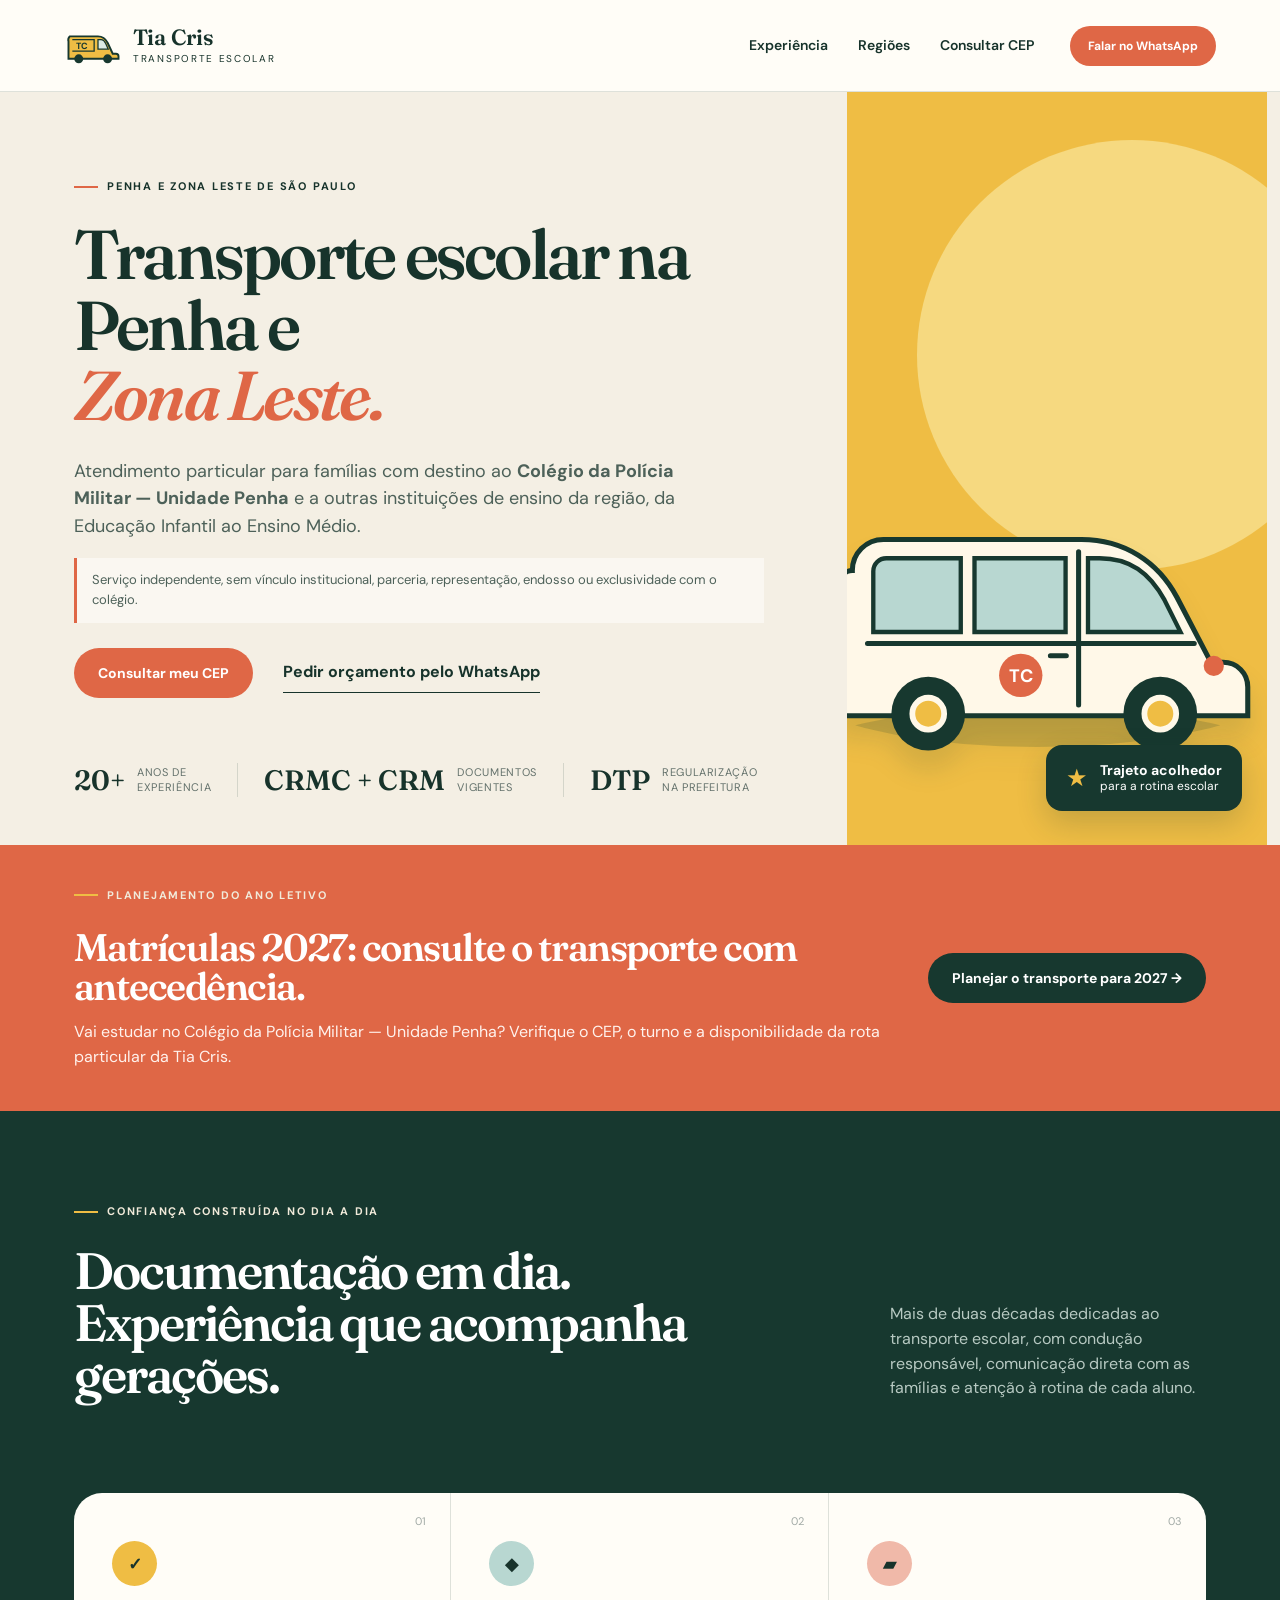
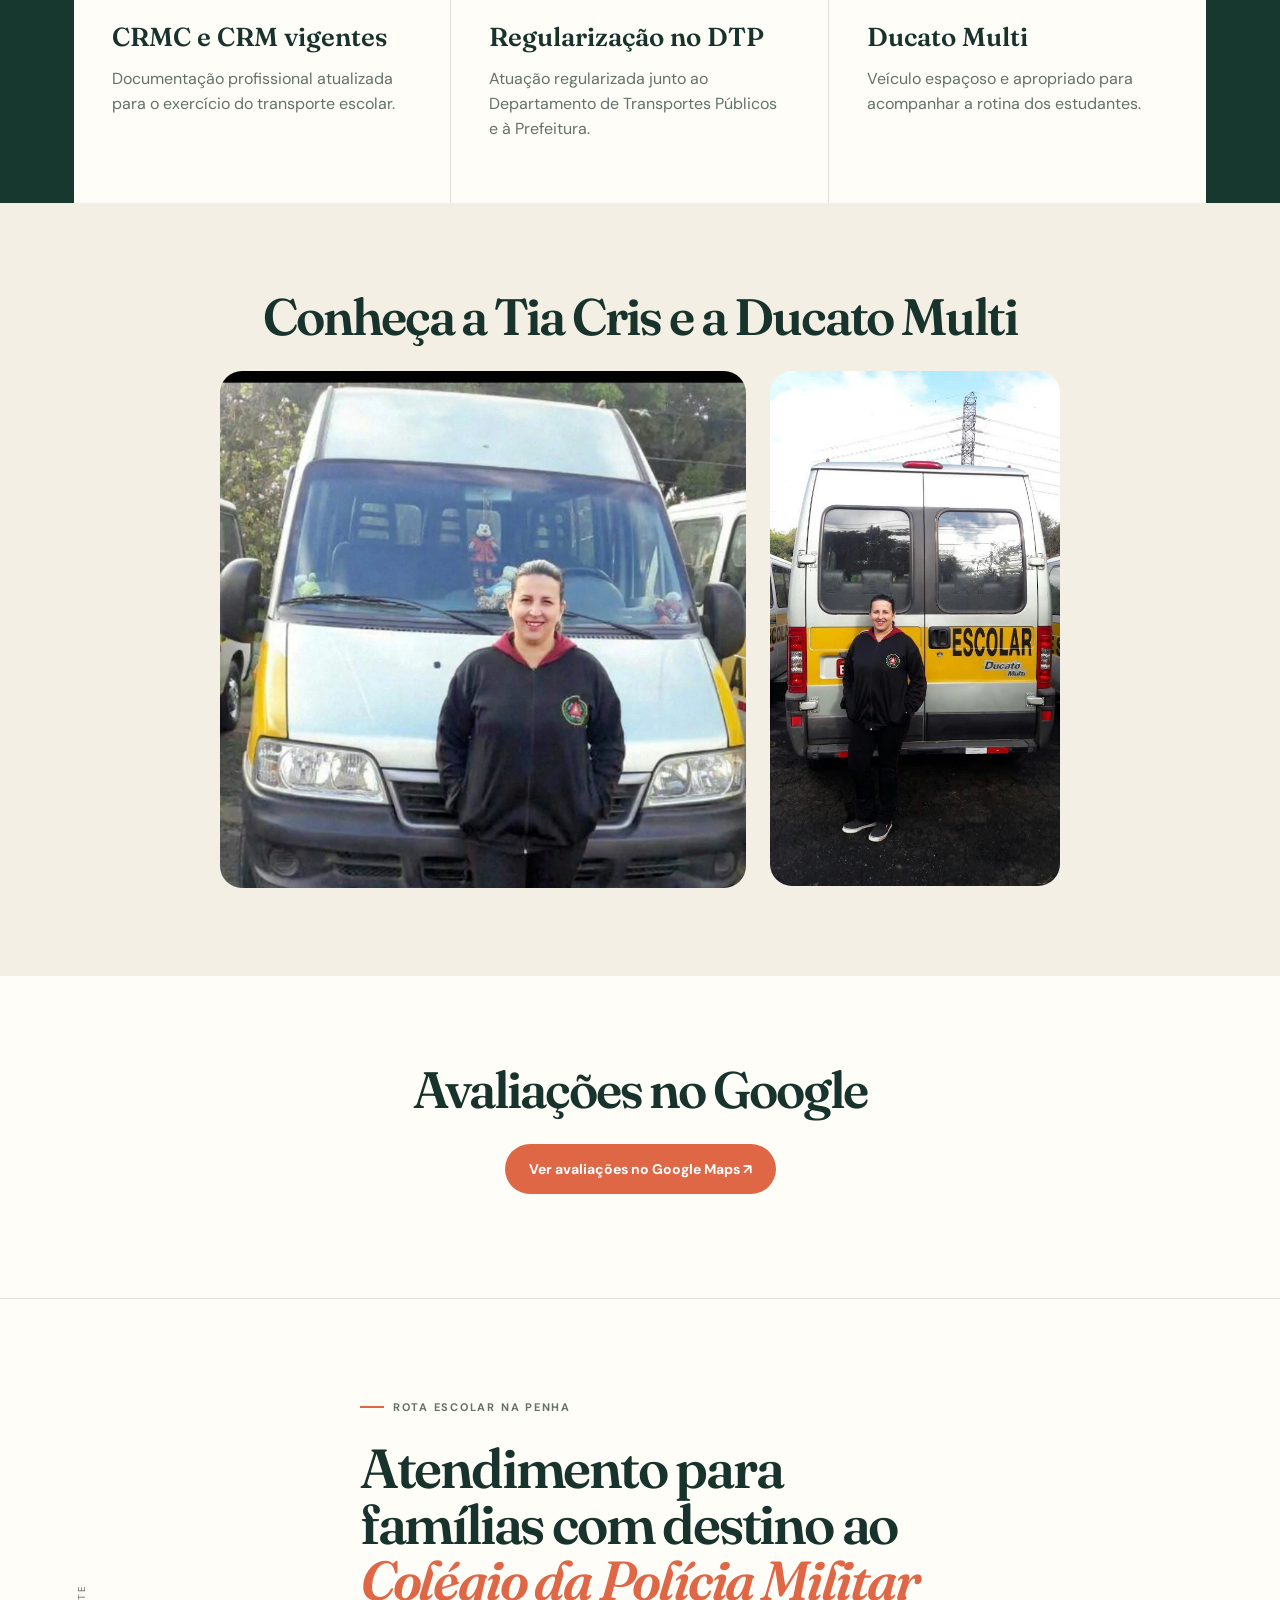
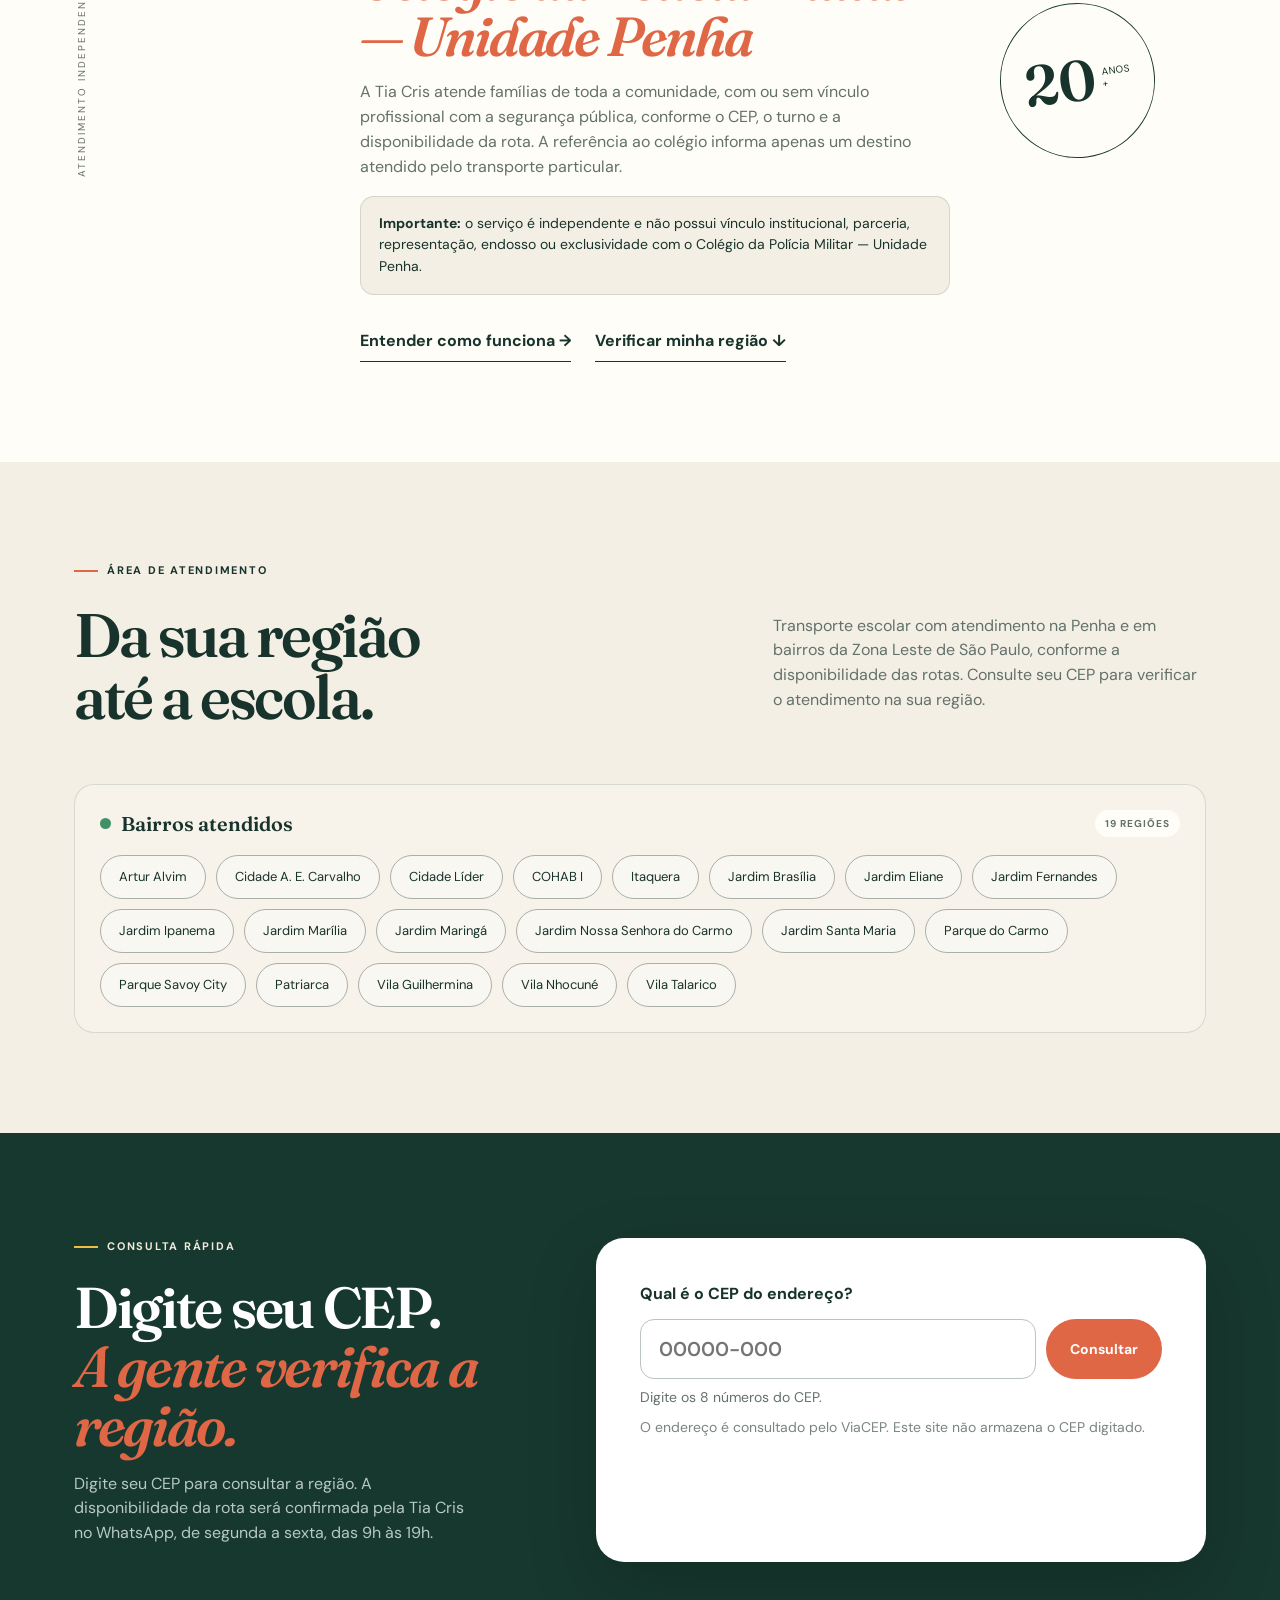
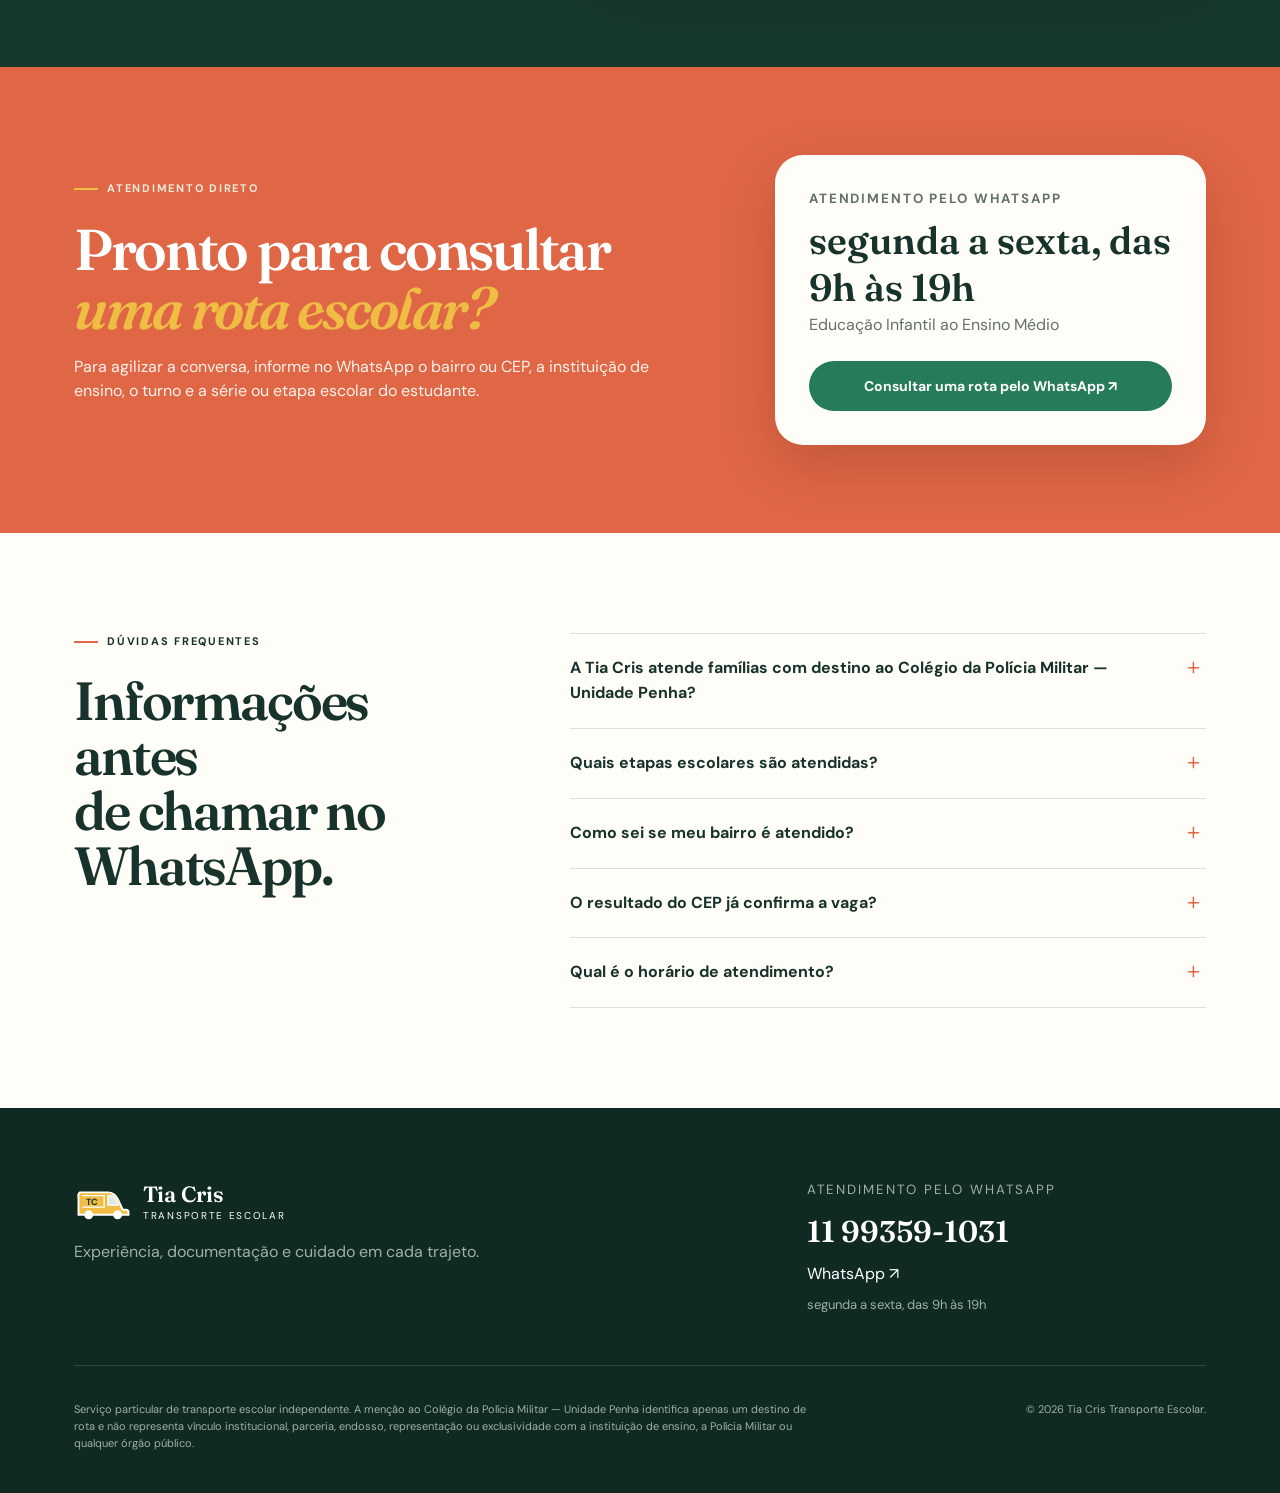
<file: index.html>
<!doctype html>
<html lang="pt-BR">
<head>
  <meta charset="utf-8">
  <!-- Google Analytics 4 -->
  <script async src="https://www.googletagmanager.com/gtag/js?id=G-RCFSHQJ4Z1"></script>
  <script>
    window.dataLayer = window.dataLayer || [];
    function gtag(){dataLayer.push(arguments);}
    gtag("js", new Date());
    gtag("config", "G-RCFSHQJ4Z1");
  </script>
  <script defer src="/analytics.js?v=20261124"></script>
  <meta name="viewport" content="width=device-width,initial-scale=1">
  <meta name="theme-color" content="#17382f">
  <meta name="description" content="Transporte escolar na Penha e Zona Leste, com consulta por CEP e atendimento independente a famílias com destino ao Colégio da Polícia Militar — Unidade Penha.">
  <meta name="robots" content="index, follow, max-image-preview:large">
  <meta name="author" content="Tia Cris Transporte Escolar">
  <link rel="canonical" href="https://tiacristransporteescolar.com.br/">

  <meta property="og:locale" content="pt_BR">
  <meta property="og:type" content="website">
  <meta property="og:site_name" content="Tia Cris Transporte Escolar">
  <meta property="og:title" content="Transporte Escolar na Penha e Zona Leste | Tia Cris">
  <meta property="og:description" content="Transporte escolar independente para a Penha e Zona Leste, com consulta por CEP e atendimento a famílias com destino à Unidade Penha.">
  <meta property="og:url" content="https://tiacristransporteescolar.com.br/">
  <meta property="og:image" content="https://tiacristransporteescolar.com.br/og-image.png">
  <meta property="og:image:secure_url" content="https://tiacristransporteescolar.com.br/og-image.png">
  <meta property="og:image:type" content="image/png">
  <meta property="og:image:width" content="1200">
  <meta property="og:image:height" content="630">
  <meta property="og:image:alt" content="Tia Cris Transporte Escolar — experiência e cuidado no caminho para a escola">
  <meta name="twitter:card" content="summary_large_image">
  <meta name="twitter:title" content="Transporte Escolar na Penha e Zona Leste | Tia Cris">
  <meta name="twitter:description" content="Consulte seu CEP e conheça o atendimento independente para famílias da Penha e Zona Leste.">
  <meta name="twitter:image" content="https://tiacristransporteescolar.com.br/og-image.png">
  <meta name="twitter:image:alt" content="Tia Cris Transporte Escolar — experiência e cuidado no caminho para a escola">

  <title>Transporte Escolar na Penha e Zona Leste | Tia Cris</title>
  <link rel="icon" href="favicon.svg" type="image/svg+xml">
  <link rel="preconnect" href="https://viacep.com.br">
  <link rel="preconnect" href="https://fonts.googleapis.com">
  <link rel="preconnect" href="https://fonts.gstatic.com" crossorigin>
  <link rel="stylesheet" href="/styles.css?v=20261126">
  <script type="application/ld+json">
  {
    "@context": "https://schema.org",
    "@graph": [
      {
        "@type": "Organization",
        "@id": "https://tiacristransporteescolar.com.br/#organizacao",
        "name": "Tia Cris Transporte Escolar",
        "url": "https://tiacristransporteescolar.com.br/",
        "logo": "https://tiacristransporteescolar.com.br/favicon.svg",
        "telephone": "+55 11 99359-1031",
        "description": "Transporte escolar particular e independente na Penha e Zona Leste de São Paulo, da Educação Infantil ao Ensino Médio.",
        "contactPoint": {
          "@type": "ContactPoint",
          "telephone": "+55 11 99359-1031",
          "contactType": "atendimento pelo WhatsApp",
          "availableLanguage": "Portuguese",
          "hoursAvailable": {
            "@type": "OpeningHoursSpecification",
            "dayOfWeek": ["Monday", "Tuesday", "Wednesday", "Thursday", "Friday"],
            "opens": "09:00",
            "closes": "19:00"
          }
        }
      },
      {
        "@type": "WebSite",
        "@id": "https://tiacristransporteescolar.com.br/#site",
        "url": "https://tiacristransporteescolar.com.br/",
        "name": "Tia Cris Transporte Escolar",
        "inLanguage": "pt-BR",
        "publisher": {"@id": "https://tiacristransporteescolar.com.br/#organizacao"}
      },
      {
        "@type": "Service",
        "@id": "https://tiacristransporteescolar.com.br/#servico",
        "name": "Transporte escolar na Penha e Zona Leste",
        "serviceType": "Transporte escolar particular",
        "description": "Atendimento independente a famílias da Penha e Zona Leste, inclusive com destino ao Colégio da Polícia Militar — Unidade Penha, sem vínculo institucional, parceria, representação ou exclusividade com a instituição de ensino.",
        "provider": {"@id": "https://tiacristransporteescolar.com.br/#organizacao"},
        "areaServed": [
          {"@type": "AdministrativeArea", "name": "Penha, São Paulo"},
          {"@type": "AdministrativeArea", "name": "Zona Leste de São Paulo"}
        ],
        "audience": {
          "@type": "Audience",
          "audienceType": "Estudantes da Educação Infantil ao Ensino Médio e suas famílias"
        }
      },
      {
        "@type": "FAQPage",
        "@id": "https://tiacristransporteescolar.com.br/#perguntas",
        "mainEntity": [
          {
            "@type": "Question",
            "name": "A Tia Cris atende famílias com destino ao Colégio da Polícia Militar — Unidade Penha?",
            "acceptedAnswer": {
              "@type": "Answer",
              "text": "Sim, conforme o CEP, o turno e a disponibilidade da rota. O serviço é particular e independente, sem vínculo institucional, parceria, representação, endosso ou exclusividade com o colégio."
            }
          },
          {
            "@type": "Question",
            "name": "Quais etapas escolares são atendidas?",
            "acceptedAnswer": {
              "@type": "Answer",
              "text": "O transporte atende estudantes da Educação Infantil ao Ensino Médio, conforme a rota e a disponibilidade."
            }
          },
          {
            "@type": "Question",
            "name": "Como saber se um bairro é atendido?",
            "acceptedAnswer": {
              "@type": "Answer",
              "text": "Digite o CEP no campo de consulta. O site identifica o bairro pelo ViaCEP e compara o CEP com a base de atendimento da Tia Cris."
            }
          },
          {
            "@type": "Question",
            "name": "Qual é o horário de atendimento?",
            "acceptedAnswer": {
              "@type": "Answer",
              "text": "O atendimento pelo WhatsApp é realizado de segunda a sexta, das 9h às 19h."
            }
          }
        ]
      }
    ]
  }
  </script>
</head>
<body data-page-type="home">
<a class="skip" href="#conteudo">Ir para o conteúdo</a>
<header class="topbar">
  <a class="brand" href="#inicio" aria-label="Tia Cris Transporte Escolar — início">
    <svg class="logo" viewBox="0 0 92 64" role="img" aria-label="Pequena Ducato com as iniciais TC">
      <path class="body" d="M9 17h44c8 0 12 4 15 10l8 17h5a4 4 0 0 1 4 4v4H7V25a8 8 0 0 1 2-8Z"/>
      <path class="window" d="M53 22h5c3 0 5 2 7 6l4 9H53V22Z"/>
      <path class="line" d="M13 40h34V22H13"/><circle class="wheel" cx="23" cy="52" r="7"/><circle class="wheel" cx="68" cy="52" r="7"/>
      <text x="18" y="36">TC</text>
    </svg>
    <span><strong>Tia Cris</strong><small>Transporte Escolar</small></span>
  </a>
  <nav aria-label="Navegação principal"><a href="#experiencia">Experiência</a><a href="#regioes">Regiões</a><a href="#cep">Consultar CEP</a></nav>
  <a class="button small" href="https://wa.me/5511993591031?text=Ol%C3%A1%2C%20Tia%20Cris!%20Encontrei%20o%20site%20e%20gostaria%20de%20saber%20sobre%20o%20transporte%20escolar.%20Pode%20me%20orientar%20sobre%20as%20rotas%20e%20a%20disponibilidade%3F" target="_blank" rel="noopener">Falar no WhatsApp</a>
</header>

<main id="conteudo">
<section class="hero" id="inicio">
  <div class="hero-copy">
    <p class="eyebrow"><i></i> Penha e Zona Leste de São Paulo</p>
    <h1>Transporte escolar na Penha e <em>Zona Leste.</em></h1>
    <p class="lead">Atendimento particular para famílias com destino ao <strong>Colégio da Polícia Militar — Unidade Penha</strong> e a outras instituições de ensino da região, da Educação Infantil ao Ensino Médio.</p>
    <p class="independence-note">Serviço independente, sem vínculo institucional, parceria, representação, endosso ou exclusividade com o colégio.</p>
    <div class="actions"><a class="button" href="#cep">Consultar meu CEP</a><a class="text-link" href="https://wa.me/5511993591031?text=Ol%C3%A1%2C%20Tia%20Cris!%20Encontrei%20o%20site%20e%20gostaria%20de%20saber%20sobre%20o%20transporte%20escolar.%20Pode%20me%20orientar%20sobre%20as%20rotas%20e%20a%20disponibilidade%3F" target="_blank" rel="noopener" aria-label="Conversar com a Tia Cris pelo WhatsApp">Pedir orçamento pelo WhatsApp</a></div>
    <ul class="trust">
      <li><strong>20+</strong><span>anos de<br>experiência</span></li>
      <li><strong>CRMC + CRM</strong><span>documentos<br>vigentes</span></li>
      <li><strong>DTP</strong><span>regularização<br>na Prefeitura</span></li>
    </ul>
  </div>
  <div class="hero-art" aria-hidden="true">
    <div class="sun"></div>
    <svg class="bigvan" viewBox="0 0 650 410">
      <path class="shadow" d="M75 342c139-33 363-33 505 0-142 40-366 40-505 0Z"/>
      <path class="vehicle" d="M71 128c0-24 19-43 43-43h274c59 0 106 31 132 80l47 90h17c19 0 34 15 34 34v40H52V147c0-10 9-19 19-19Z"/>
      <path class="glass" d="M397 111h16c42 0 69 20 90 58l22 44H397V111ZM118 111h103v102H100v-84c0-10 8-18 18-18Zm122 0h126v102H240Z"/>
      <path class="details" d="M384 102v212M92 229h452M345 246h22"/>
      <circle class="tire" cx="176" cy="326" r="51"/><circle class="hub" cx="176" cy="326" r="22"/>
      <circle class="tire" cx="497" cy="326" r="51"/><circle class="hub" cx="497" cy="326" r="22"/>
      <circle class="lamp" cx="571" cy="260" r="14"/>
      <g class="seal"><circle cx="304" cy="273" r="30"/><text x="304" y="282">TC</text></g>
    </svg>
    <div class="art-note"><span>★</span><p><strong>Trajeto acolhedor</strong>para a rotina escolar</p></div>
  </div>
</section>
<section class="enrollment-banner" aria-labelledby="matriculas-2027">
  <div>
    <p class="eyebrow light"><i></i> Planejamento do ano letivo</p>
    <h2 id="matriculas-2027">Matrículas 2027: consulte o transporte com antecedência.</h2>
    <p>Vai estudar no Colégio da Polícia Militar — Unidade Penha? Verifique o CEP, o turno e a disponibilidade da rota particular da Tia Cris.</p>
  </div>
  <a class="button" href="/matriculas-2027-transporte-escolar-unidade-penha/">Planejar o transporte para 2027 →</a>
</section>

<section class="statement" id="experiencia">
  <div><p class="eyebrow light"><i></i> Confiança construída no dia a dia</p><h2>Documentação em dia.<br>Experiência que acompanha gerações.</h2></div>
  <p>Mais de duas décadas dedicadas ao transporte escolar, com condução responsável, comunicação direta com as famílias e atenção à rotina de cada aluno.</p>
</section>

<section class="credentials" aria-label="Documentação e veículo">
  <article><span class="number">01</span><b class="icon">✓</b><h3>CRMC e CRM vigentes</h3><p>Documentação profissional atualizada para o exercício do transporte escolar.</p></article>
  <article><span class="number">02</span><b class="icon">◆</b><h3>Regularização no DTP</h3><p>Atuação regularizada junto ao Departamento de Transportes Públicos e à Prefeitura.</p></article>
  <article><span class="number">03</span><b class="icon">▰</b><h3>Ducato Multi</h3><p>Veículo espaçoso e apropriado para acompanhar a rotina dos estudantes.</p></article>
</section>

<section class="vehicle-gallery" aria-labelledby="veiculo-titulo">
  <h2 id="veiculo-titulo">Conheça a Tia Cris e a Ducato Multi</h2>
  <div class="vehicle-photos">
    <img src="/assets/tia-cris-ducato-frente.webp" alt="Tia Cris em frente à Ducato Multi usada no transporte escolar" width="720" height="706" loading="lazy" decoding="async">
    <img src="/assets/tia-cris-ducato-traseira.webp" alt="Tia Cris ao lado da porta traseira da van com a identificação de transporte escolar" width="574" height="1020" loading="lazy" decoding="async">
  </div>
</section>

<section class="google-reviews" id="avaliacoes" aria-labelledby="avaliacoes-titulo">
  <h2 id="avaliacoes-titulo">Avaliações no Google</h2>
  <div class="elfsight-app-859f0b9a-c9e7-4d78-9090-1a0af9e92867" data-elfsight-app-lazy></div>
  <script src="https://elfsightcdn.com/platform.js" async></script>
  <p><a class="button" href="https://www.google.com/maps/search/?api=1&amp;query=Tia%20Cris%20Transporte%20Escolar&amp;query_place_id=ChIJvSJ5rO1VhQ4RYe57DBgRFHE" target="_blank" rel="noopener">Ver avaliações no Google Maps ↗</a></p>
</section>

<section class="school">
  <div class="school-tag">Atendimento independente</div>
  <div><p class="eyebrow"><i></i> Rota escolar na Penha</p><h2>Atendimento para famílias com destino ao<br><em>Colégio da Polícia Militar — Unidade Penha</em></h2><p>A Tia Cris atende famílias de toda a comunidade, com ou sem vínculo profissional com a segurança pública, conforme o CEP, o turno e a disponibilidade da rota. A referência ao colégio informa apenas um destino atendido pelo transporte particular.</p><p class="independence-copy"><strong>Importante:</strong> o serviço é independente e não possui vínculo institucional, parceria, representação, endosso ou exclusividade com o Colégio da Polícia Militar — Unidade Penha.</p><div class="school-links"><a class="text-link dark" href="/colegio-policia-militar-unidade-penha/">Entender como funciona →</a><a class="text-link dark" href="#cep">Verificar minha região ↓</a></div></div>
  <div class="years" aria-hidden="true"><span>20</span><small>anos<br>+</small></div>
</section>

<section class="coverage" id="regioes">
  <div class="section-heading"><div><p class="eyebrow"><i></i> Área de atendimento</p><h2>Da sua região<br>até a escola.</h2></div><p>Transporte escolar com atendimento na Penha e em bairros da Zona Leste de São Paulo, conforme a disponibilidade das rotas. Consulte seu CEP para verificar o atendimento na sua região.</p></div>
  <div class="coverage-groups">
    <div class="coverage-group confirmed-list">
      <h3><i></i> Bairros atendidos <small>19 regiões</small></h3>
      <div class="neighborhoods">
        <span>Artur Alvim</span><span>Cidade A. E. Carvalho</span><span>Cidade Líder</span>
        <span>COHAB I</span><span>Itaquera</span><span>Jardim Brasília</span>
        <span>Jardim Eliane</span><span>Jardim Fernandes</span><span>Jardim Ipanema</span>
        <span>Jardim Marília</span><span>Jardim Maringá</span><span>Jardim Nossa Senhora do Carmo</span>
        <span>Jardim Santa Maria</span><span>Parque do Carmo</span>
        <span>Parque Savoy City</span><span>Patriarca</span><span>Vila Guilhermina</span>
        <span>Vila Nhocuné</span><span>Vila Talarico</span>
      </div>
    </div>
  </div>
</section>

<section class="cep-section" id="cep">
  <div class="cep-intro"><p class="eyebrow light"><i></i> Consulta rápida</p><h2>Digite seu CEP.<br><em>A gente verifica a região.</em></h2><p>Digite seu CEP para consultar a região. A disponibilidade da rota será confirmada pela Tia Cris no WhatsApp, de segunda a sexta, das 9h às 19h.</p></div>
  <div class="cep-card">
    <form id="cep-form" novalidate>
      <label for="cep-input">Qual é o CEP do endereço?</label>
      <div class="input-row"><input id="cep-input" inputmode="numeric" autocomplete="postal-code" maxlength="9" placeholder="00000-000" aria-describedby="cep-help cep-status" required><button class="button search" type="submit"><span>Consultar</span></button></div>
      <small id="cep-help">Digite os 8 números do CEP.</small>
      <small class="privacy-note">O endereço é consultado pelo ViaCEP. Este site não armazena o CEP digitado.</small>
    </form>
    <div id="cep-status" class="status" aria-live="polite"></div>
    <a id="cep-fallback-whatsapp" class="fallback-whatsapp" href="https://wa.me/5511993591031?text=Ol%C3%A1%2C%20Tia%20Cris!%20Encontrei%20o%20site%20e%20gostaria%20de%20consultar%20uma%20rota.%0A%0ABairro%20ou%20CEP%3A%0AInstitui%C3%A7%C3%A3o%20de%20ensino%3A%0ATurno%3A%0AS%C3%A9rie%20ou%20etapa%20escolar%3A" target="_blank" rel="noopener" hidden>Consultar diretamente pelo WhatsApp ↗</a>
    <div id="cep-result" class="result" role="region" aria-label="Resultado da consulta de CEP" tabindex="-1" hidden>
      <div class="result-title"><span id="result-icon" class="result-icon">✓</span><div><small id="result-label">Bairro localizado</small><h3 id="result-neighborhood"></h3></div></div>
      <p id="result-address"></p><p id="result-message" class="result-message"></p>
      <a id="result-whatsapp" class="button whatsapp" href="#" target="_blank" rel="noopener">Confirmar pelo WhatsApp ↗</a>
    </div>
  </div>
</section>

<section class="contact-cta" aria-labelledby="contato-titulo">
  <div>
    <p class="eyebrow light"><i></i> Atendimento direto</p>
    <h2 id="contato-titulo">Pronto para consultar<br><em>uma rota escolar?</em></h2>
    <p>Para agilizar a conversa, informe no WhatsApp o bairro ou CEP, a instituição de ensino, o turno e a série ou etapa escolar do estudante.</p>
  </div>
  <div class="contact-box">
    <small>Atendimento pelo WhatsApp</small>
    <strong>segunda a sexta, das 9h às 19h</strong>
    <span>Educação Infantil ao Ensino Médio</span>
    <a class="button whatsapp" href="https://wa.me/5511993591031?text=Ol%C3%A1%2C%20Tia%20Cris!%20Encontrei%20o%20site%20e%20gostaria%20de%20consultar%20uma%20rota.%0A%0ABairro%20ou%20CEP%3A%0AInstitui%C3%A7%C3%A3o%20de%20ensino%3A%0ATurno%3A%0AS%C3%A9rie%20ou%20etapa%20escolar%3A" target="_blank" rel="noopener">Consultar uma rota pelo WhatsApp ↗</a>
  </div>
</section>

<section class="faq" id="duvidas" aria-labelledby="duvidas-titulo">
  <div class="faq-heading">
    <p class="eyebrow"><i></i> Dúvidas frequentes</p>
    <h2 id="duvidas-titulo">Informações antes<br>de chamar no WhatsApp.</h2>
  </div>
  <div class="faq-list">
    <details>
      <summary>A Tia Cris atende famílias com destino ao Colégio da Polícia Militar — Unidade Penha?</summary>
      <p>Sim, conforme o CEP, o turno e a disponibilidade da rota. O serviço é particular e independente, sem vínculo institucional, parceria, representação, endosso ou exclusividade com o colégio.</p>
    </details>
    <details>
      <summary>Quais etapas escolares são atendidas?</summary>
      <p>O transporte atende estudantes da Educação Infantil ao Ensino Médio, conforme a rota e a disponibilidade.</p>
    </details>
    <details>
      <summary>Como sei se meu bairro é atendido?</summary>
      <p>Digite o CEP no campo de consulta. O site identifica o bairro pelo ViaCEP e informa se a região é atendida, está sob consulta ou não faz parte das rotas atuais.</p>
    </details>
    <details>
      <summary>O resultado do CEP já confirma a vaga?</summary>
      <p>O CEP confirma a classificação da região. A disponibilidade final depende do endereço, da instituição de ensino, do turno e da rota, sendo confirmada diretamente com a Tia Cris.</p>
    </details>
    <details>
      <summary>Qual é o horário de atendimento?</summary>
      <p>O contato pelo WhatsApp é realizado de segunda a sexta, das 9h às 19h.</p>
    </details>
  </div>
</section>
</main>

<footer>
  <div><a class="brand footer-brand" href="#inicio"><svg class="logo" viewBox="0 0 92 64" aria-hidden="true"><path class="body" d="M9 17h44c8 0 12 4 15 10l8 17h5a4 4 0 0 1 4 4v4H7V25a8 8 0 0 1 2-8Z"/><path class="window" d="M53 22h5c3 0 5 2 7 6l4 9H53V22Z"/><path class="line" d="M13 40h34V22H13"/><circle class="wheel" cx="23" cy="52" r="7"/><circle class="wheel" cx="68" cy="52" r="7"/><text x="18" y="36">TC</text></svg><span><strong>Tia Cris</strong><small>Transporte Escolar</small></span></a><p>Experiência, documentação e cuidado em cada trajeto.</p></div>
  <div class="footer-contact"><small>Atendimento pelo WhatsApp</small><a href="https://wa.me/5511993591031?text=Ol%C3%A1%2C%20Tia%20Cris!%20Encontrei%20o%20site%20e%20gostaria%20de%20saber%20sobre%20o%20transporte%20escolar.%20Pode%20me%20orientar%20sobre%20as%20rotas%20e%20a%20disponibilidade%3F" target="_blank" rel="noopener" aria-label="Conversar com a Tia Cris pelo WhatsApp">11 99359-1031</a><a href="https://wa.me/5511993591031?text=Ol%C3%A1%2C%20Tia%20Cris!%20Encontrei%20o%20site%20e%20gostaria%20de%20consultar%20uma%20rota.%0A%0ABairro%20ou%20CEP%3A%0AInstitui%C3%A7%C3%A3o%20de%20ensino%3A%0ATurno%3A%0AS%C3%A9rie%20ou%20etapa%20escolar%3A" target="_blank" rel="noopener">WhatsApp ↗</a><span class="footer-hours">segunda a sexta, das 9h às 19h</span></div>
  <div class="disclaimer"><p>Serviço particular de transporte escolar independente. A menção ao Colégio da Polícia Militar — Unidade Penha identifica apenas um destino de rota e não representa vínculo institucional, parceria, endosso, representação ou exclusividade com a instituição de ensino, a Polícia Militar ou qualquer órgão público.</p><p>© <span id="year"></span> Tia Cris Transporte Escolar.</p></div>
</footer>
<a class="floating" href="https://wa.me/5511993591031?text=Ol%C3%A1%2C%20Tia%20Cris!%20Encontrei%20o%20site%20e%20gostaria%20de%20consultar%20uma%20rota.%0A%0ABairro%20ou%20CEP%3A%0AInstitui%C3%A7%C3%A3o%20de%20ensino%3A%0ATurno%3A%0AS%C3%A9rie%20ou%20etapa%20escolar%3A" target="_blank" rel="noopener" aria-label="Conversar com a Tia Cris pelo WhatsApp">WhatsApp <span>↗</span></a>
<noscript><p class="noscript">A consulta automática de CEP precisa do JavaScript. Você ainda pode falar diretamente com a Tia Cris pelo WhatsApp: <a href="https://wa.me/5511993591031?text=Ol%C3%A1%2C%20Tia%20Cris!%20Encontrei%20o%20site%20e%20gostaria%20de%20consultar%20uma%20rota.%0A%0ABairro%20ou%20CEP%3A%0AInstitui%C3%A7%C3%A3o%20de%20ensino%3A%0ATurno%3A%0AS%C3%A9rie%20ou%20etapa%20escolar%3A">11 99359-1031</a>.</p></noscript>
<script src="/script.js?v=20261124"></script>
</body>
</html>
</file>
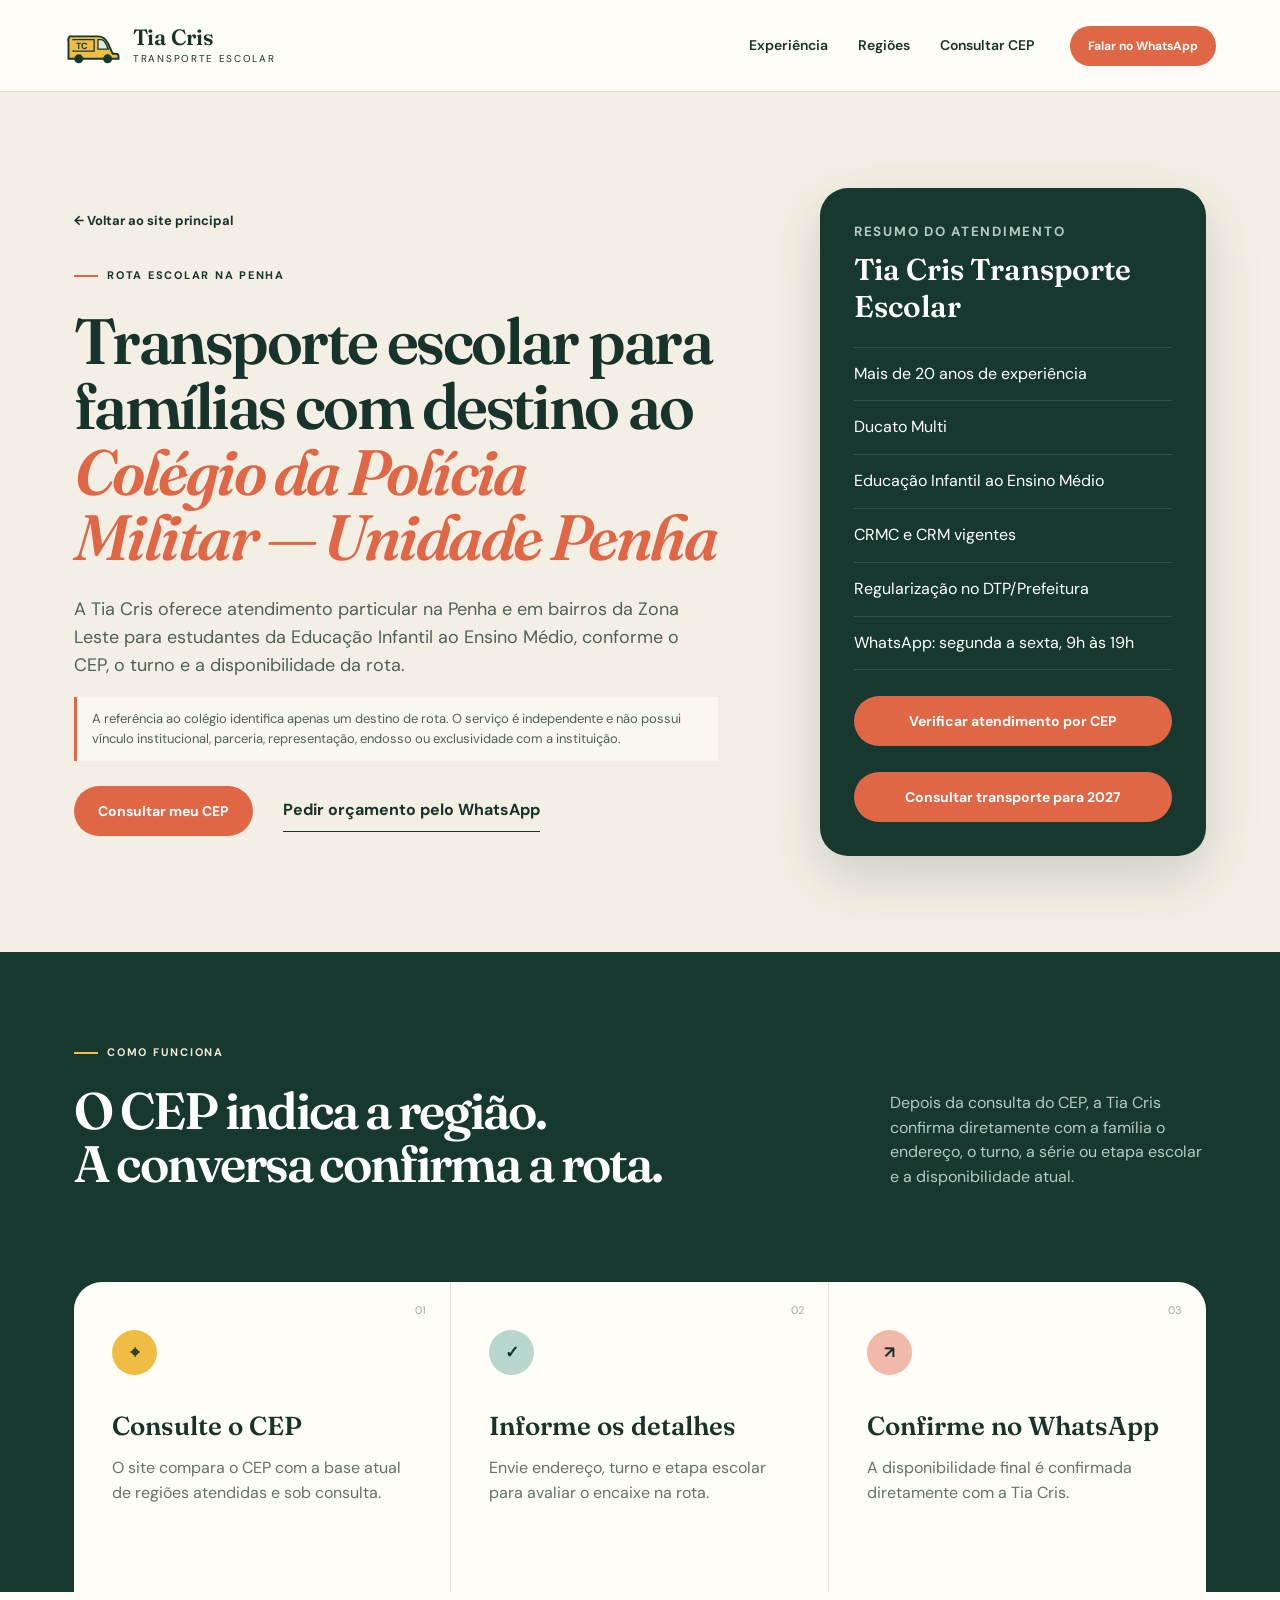
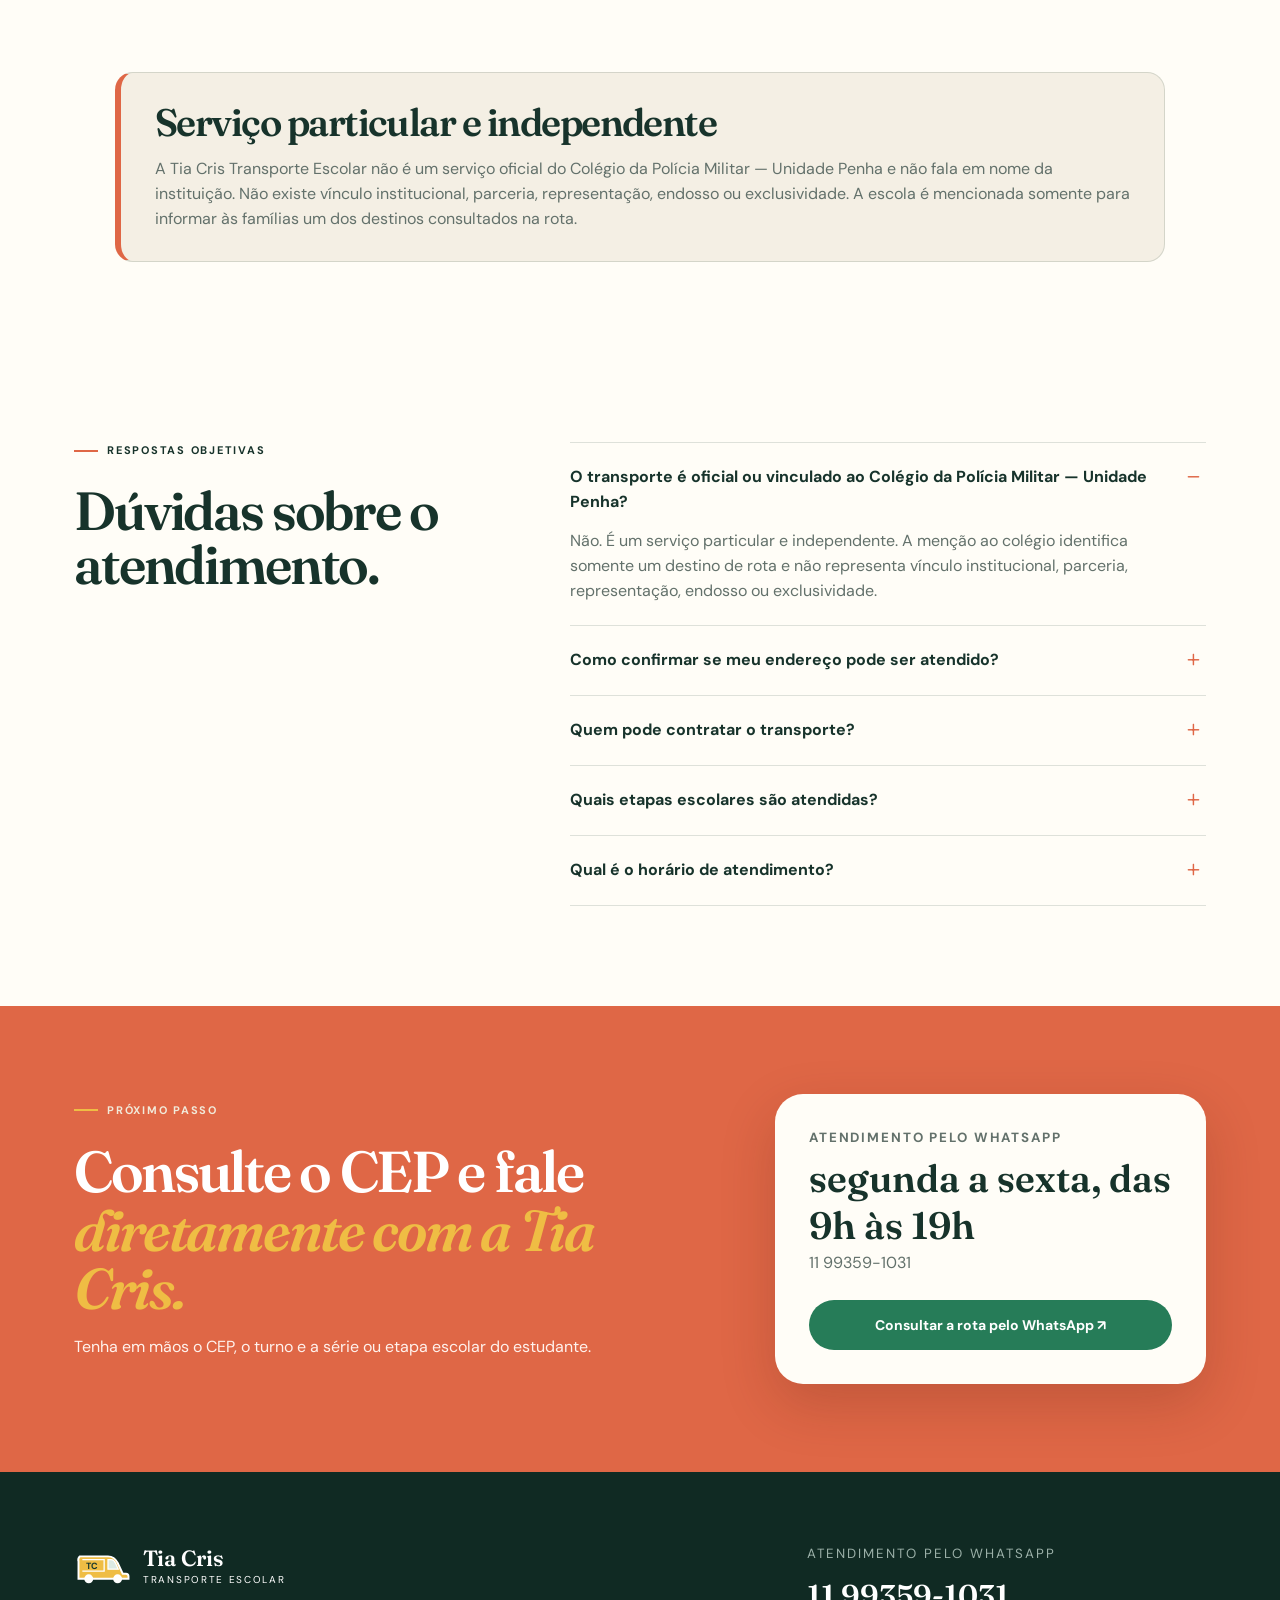
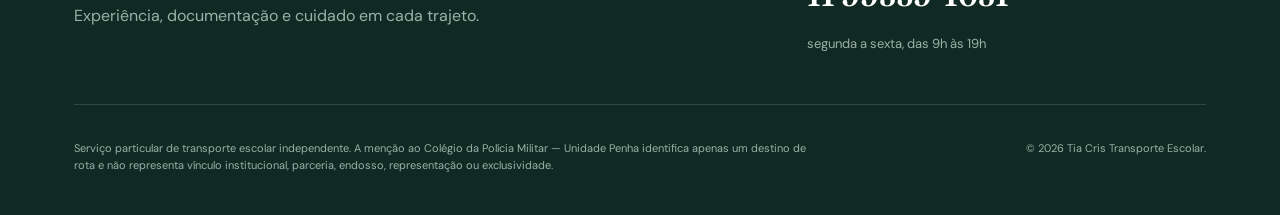
<file: colegio-policia-militar-unidade-penha/index.html>
<!doctype html>
<html lang="pt-BR">
<head>
  <meta charset="utf-8">
  <!-- Google Analytics 4 -->
  <script async src="https://www.googletagmanager.com/gtag/js?id=G-RCFSHQJ4Z1"></script>
  <script>
    window.dataLayer = window.dataLayer || [];
    function gtag(){dataLayer.push(arguments);}
    gtag("js", new Date());
    gtag("config", "G-RCFSHQJ4Z1");
  </script>
  <script defer src="/analytics.js?v=20261124"></script>
  <meta name="viewport" content="width=device-width,initial-scale=1">
  <meta name="theme-color" content="#17382f">
  <meta name="description" content="Transporte escolar independente para famílias com destino ao Colégio da Polícia Militar — Unidade Penha. Consulte o CEP e a disponibilidade da rota.">
  <meta name="robots" content="index, follow, max-image-preview:large">
  <meta name="author" content="Tia Cris Transporte Escolar">
  <link rel="canonical" href="https://tiacristransporteescolar.com.br/colegio-policia-militar-unidade-penha/">
  <meta property="og:locale" content="pt_BR">
  <meta property="og:type" content="website">
  <meta property="og:site_name" content="Tia Cris Transporte Escolar">
  <meta property="og:title" content="Transporte Escolar para a Unidade Penha | Tia Cris">
  <meta property="og:description" content="Atendimento particular e independente para famílias com destino ao Colégio da Polícia Militar — Unidade Penha.">
  <meta property="og:url" content="https://tiacristransporteescolar.com.br/colegio-policia-militar-unidade-penha/">
  <meta property="og:image" content="https://tiacristransporteescolar.com.br/og-image.png">
  <meta property="og:image:width" content="1200">
  <meta property="og:image:height" content="630">
  <meta property="og:image:alt" content="Tia Cris Transporte Escolar — Penha e Zona Leste">
  <meta name="twitter:card" content="summary_large_image">
  <meta name="twitter:title" content="Transporte Escolar para a Unidade Penha | Tia Cris">
  <meta name="twitter:description" content="Consulte pelo CEP o atendimento independente para famílias com destino à Unidade Penha.">
  <meta name="twitter:image" content="https://tiacristransporteescolar.com.br/og-image.png">
  <title>Transporte Escolar — Colégio da Polícia Militar Penha | Tia Cris</title>
  <link rel="icon" href="/favicon.svg" type="image/svg+xml">
  <link rel="preconnect" href="https://fonts.googleapis.com">
  <link rel="preconnect" href="https://fonts.gstatic.com" crossorigin>
  <link rel="stylesheet" href="/styles.css?v=20261124">
  <script type="application/ld+json">
  {
    "@context": "https://schema.org",
    "@graph": [
      {
        "@type": "Organization",
        "@id": "https://tiacristransporteescolar.com.br/#organizacao",
        "name": "Tia Cris Transporte Escolar",
        "url": "https://tiacristransporteescolar.com.br/",
        "telephone": "+55 11 99359-1031"
      },
      {
        "@type": "WebPage",
        "@id": "https://tiacristransporteescolar.com.br/colegio-policia-militar-unidade-penha/#pagina",
        "url": "https://tiacristransporteescolar.com.br/colegio-policia-militar-unidade-penha/",
        "name": "Transporte escolar para famílias com destino ao Colégio da Polícia Militar — Unidade Penha",
        "description": "Página informativa sobre o atendimento independente da Tia Cris para famílias com destino à Unidade Penha.",
        "inLanguage": "pt-BR",
        "isPartOf": {"@id": "https://tiacristransporteescolar.com.br/#site"},
        "about": {"@id": "https://tiacristransporteescolar.com.br/#servico"}
      },
      {
        "@type": "Service",
        "@id": "https://tiacristransporteescolar.com.br/#servico",
        "name": "Transporte escolar particular na Penha e Zona Leste",
        "serviceType": "Transporte escolar particular",
        "description": "Atendimento independente a famílias com destino ao Colégio da Polícia Militar — Unidade Penha, sem vínculo institucional, parceria, representação, endosso ou exclusividade com a instituição.",
        "provider": {"@id": "https://tiacristransporteescolar.com.br/#organizacao"},
        "areaServed": {"@type": "AdministrativeArea", "name": "Zona Leste de São Paulo"}
      },
      {
        "@type": "FAQPage",
        "mainEntity": [
          {
            "@type": "Question",
            "name": "O transporte da Tia Cris é oficial ou vinculado ao Colégio da Polícia Militar — Unidade Penha?",
            "acceptedAnswer": {"@type": "Answer", "text": "Não. É um serviço particular e independente. A menção ao colégio identifica somente um destino de rota e não representa vínculo institucional, parceria, representação, endosso ou exclusividade."}
          },
          {
            "@type": "Question",
            "name": "Como confirmar se o endereço pode ser atendido?",
            "acceptedAnswer": {"@type": "Answer", "text": "Consulte o CEP no site. A disponibilidade final depende do endereço, do turno, da etapa escolar e da configuração atual da rota."}
          },
          {
            "@type": "Question",
            "name": "Quem pode contratar o transporte?",
            "acceptedAnswer": {"@type": "Answer", "text": "Famílias de toda a comunidade podem consultar o atendimento. Não é necessário ter vínculo profissional com a Polícia Militar, a Guarda Civil Metropolitana, os Bombeiros ou qualquer órgão público."}
          },
          {
            "@type": "Question",
            "name": "Como falar com a Tia Cris?",
            "acceptedAnswer": {"@type": "Answer", "text": "O atendimento é feito pelo WhatsApp no número 11 99359-1031, de segunda a sexta, das 9h às 19h."}
          }
        ]
      }
    ]
  }
  </script>
</head>
<body data-page-type="unidade_penha">
<a class="skip" href="#conteudo">Ir para o conteúdo</a>
<header class="topbar">
  <a class="brand" href="/" aria-label="Tia Cris Transporte Escolar — início">
    <svg class="logo" viewBox="0 0 92 64" role="img" aria-label="Pequena Ducato com as iniciais TC"><path class="body" d="M9 17h44c8 0 12 4 15 10l8 17h5a4 4 0 0 1 4 4v4H7V25a8 8 0 0 1 2-8Z"/><path class="window" d="M53 22h5c3 0 5 2 7 6l4 9H53V22Z"/><path class="line" d="M13 40h34V22H13"/><circle class="wheel" cx="23" cy="52" r="7"/><circle class="wheel" cx="68" cy="52" r="7"/><text x="18" y="36">TC</text></svg>
    <span><strong>Tia Cris</strong><small>Transporte Escolar</small></span>
  </a>
  <nav aria-label="Navegação principal"><a href="/#experiencia">Experiência</a><a href="/#regioes">Regiões</a><a href="/#cep">Consultar CEP</a></nav>
  <a class="button small" href="https://wa.me/5511993591031?text=Ol%C3%A1%2C%20Tia%20Cris!%20Gostaria%20de%20consultar%20uma%20rota%20com%20destino%20ao%20Col%C3%A9gio%20da%20Pol%C3%ADcia%20Militar%20%E2%80%94%20Unidade%20Penha.%0A%0ACEP%3A%0ATurno%3A%0AS%C3%A9rie%20ou%20etapa%20escolar%3A" target="_blank" rel="noopener">Falar no WhatsApp</a>
</header>
<main id="conteudo">
  <section class="route-hero">
    <div>
      <a class="back-link" href="/">← Voltar ao site principal</a>
      <p class="eyebrow" style="margin-top:34px"><i></i> Rota escolar na Penha</p>
      <h1>Transporte escolar para famílias com destino ao <em>Colégio da Polícia Militar — Unidade Penha</em></h1>
      <p class="lead">A Tia Cris oferece atendimento particular na Penha e em bairros da Zona Leste para estudantes da Educação Infantil ao Ensino Médio, conforme o CEP, o turno e a disponibilidade da rota.</p>
      <p class="independence-note">A referência ao colégio identifica apenas um destino de rota. O serviço é independente e não possui vínculo institucional, parceria, representação, endosso ou exclusividade com a instituição.</p>
      <div class="actions"><a class="button" href="/#cep">Consultar meu CEP</a><a class="text-link" href="https://wa.me/5511993591031?text=Ol%C3%A1%2C%20Tia%20Cris!%20Gostaria%20de%20consultar%20uma%20rota%20com%20destino%20ao%20Col%C3%A9gio%20da%20Pol%C3%ADcia%20Militar%20%E2%80%94%20Unidade%20Penha.%0A%0ACEP%3A%0ATurno%3A%0AS%C3%A9rie%20ou%20etapa%20escolar%3A" target="_blank" rel="noopener">Pedir orçamento pelo WhatsApp</a></div>
    </div>
    <aside class="route-card" aria-label="Resumo do atendimento">
      <small>Resumo do atendimento</small>
      <strong>Tia Cris Transporte Escolar</strong>
      <ul>
        <li>Mais de 20 anos de experiência</li>
        <li>Ducato Multi</li>
        <li>Educação Infantil ao Ensino Médio</li>
        <li>CRMC e CRM vigentes</li>
        <li>Regularização no DTP/Prefeitura</li>
        <li>WhatsApp: segunda a sexta, 9h às 19h</li>
      </ul>
      <a class="button" href="/#cep">Verificar atendimento por CEP</a>
      <a class="button" href="/matriculas-2027-transporte-escolar-unidade-penha/">Consultar transporte para 2027</a>
    </aside>
  </section>

  <section class="statement">
    <div><p class="eyebrow light"><i></i> Como funciona</p><h2>O CEP indica a região.<br>A conversa confirma a rota.</h2></div>
    <p>Depois da consulta do CEP, a Tia Cris confirma diretamente com a família o endereço, o turno, a série ou etapa escolar e a disponibilidade atual.</p>
  </section>

  <section class="credentials" aria-label="Etapas para consultar a rota">
    <article><span class="number">01</span><b class="icon">⌖</b><h3>Consulte o CEP</h3><p>O site compara o CEP com a base atual de regiões atendidas e sob consulta.</p></article>
    <article><span class="number">02</span><b class="icon">✓</b><h3>Informe os detalhes</h3><p>Envie endereço, turno e etapa escolar para avaliar o encaixe na rota.</p></article>
    <article><span class="number">03</span><b class="icon">↗</b><h3>Confirme no WhatsApp</h3><p>A disponibilidade final é confirmada diretamente com a Tia Cris.</p></article>
  </section>

  <section class="independent-panel" aria-labelledby="independencia">
    <div>
      <h2 id="independencia">Serviço particular e independente</h2>
      <p>A Tia Cris Transporte Escolar não é um serviço oficial do Colégio da Polícia Militar — Unidade Penha e não fala em nome da instituição. Não existe vínculo institucional, parceria, representação, endosso ou exclusividade. A escola é mencionada somente para informar às famílias um dos destinos consultados na rota.</p>
    </div>
  </section>

  <section class="faq" aria-labelledby="perguntas-rota">
    <div class="faq-heading"><p class="eyebrow"><i></i> Respostas objetivas</p><h2 id="perguntas-rota">Dúvidas sobre o atendimento.</h2></div>
    <div class="faq-list">
      <details open><summary>O transporte é oficial ou vinculado ao Colégio da Polícia Militar — Unidade Penha?</summary><p>Não. É um serviço particular e independente. A menção ao colégio identifica somente um destino de rota e não representa vínculo institucional, parceria, representação, endosso ou exclusividade.</p></details>
      <details><summary>Como confirmar se meu endereço pode ser atendido?</summary><p>Consulte o CEP no site. A disponibilidade final depende do endereço, do turno, da etapa escolar e da configuração atual da rota.</p></details>
      <details><summary>Quem pode contratar o transporte?</summary><p>Famílias de toda a comunidade podem consultar o atendimento. Não é necessário ter vínculo profissional com a Polícia Militar, a Guarda Civil Metropolitana, os Bombeiros ou qualquer órgão público.</p></details>
      <details><summary>Quais etapas escolares são atendidas?</summary><p>Da Educação Infantil ao Ensino Médio, conforme a rota e a disponibilidade.</p></details>
      <details><summary>Qual é o horário de atendimento?</summary><p>O contato pelo WhatsApp é realizado de segunda a sexta, das 9h às 19h.</p></details>
    </div>
  </section>

  <section class="contact-cta" aria-labelledby="rota-contato">
    <div><p class="eyebrow light"><i></i> Próximo passo</p><h2 id="rota-contato">Consulte o CEP e fale<br><em>diretamente com a Tia Cris.</em></h2><p>Tenha em mãos o CEP, o turno e a série ou etapa escolar do estudante.</p></div>
    <div class="contact-box"><small>Atendimento pelo WhatsApp</small><strong>segunda a sexta, das 9h às 19h</strong><span>11 99359-1031</span><a class="button whatsapp" href="https://wa.me/5511993591031?text=Ol%C3%A1%2C%20Tia%20Cris!%20Gostaria%20de%20consultar%20uma%20rota%20com%20destino%20ao%20Col%C3%A9gio%20da%20Pol%C3%ADcia%20Militar%20%E2%80%94%20Unidade%20Penha.%0A%0ACEP%3A%0ATurno%3A%0AS%C3%A9rie%20ou%20etapa%20escolar%3A" target="_blank" rel="noopener">Consultar a rota pelo WhatsApp ↗</a></div>
  </section>
</main>
<footer>
  <div><a class="brand footer-brand" href="/"><svg class="logo" viewBox="0 0 92 64" aria-hidden="true"><path class="body" d="M9 17h44c8 0 12 4 15 10l8 17h5a4 4 0 0 1 4 4v4H7V25a8 8 0 0 1 2-8Z"/><path class="window" d="M53 22h5c3 0 5 2 7 6l4 9H53V22Z"/><path class="line" d="M13 40h34V22H13"/><circle class="wheel" cx="23" cy="52" r="7"/><circle class="wheel" cx="68" cy="52" r="7"/><text x="18" y="36">TC</text></svg><span><strong>Tia Cris</strong><small>Transporte Escolar</small></span></a><p>Experiência, documentação e cuidado em cada trajeto.</p></div>
  <div class="footer-contact"><small>Atendimento pelo WhatsApp</small><a href="https://wa.me/5511993591031" target="_blank" rel="noopener">11 99359-1031</a><span class="footer-hours">segunda a sexta, das 9h às 19h</span></div>
  <div class="disclaimer"><p>Serviço particular de transporte escolar independente. A menção ao Colégio da Polícia Militar — Unidade Penha identifica apenas um destino de rota e não representa vínculo institucional, parceria, endosso, representação ou exclusividade.</p><p>© <span id="year">2026</span> Tia Cris Transporte Escolar.</p></div>
</footer>
<a class="floating" href="https://wa.me/5511993591031?text=Ol%C3%A1%2C%20Tia%20Cris!%20Gostaria%20de%20consultar%20uma%20rota%20com%20destino%20%C3%A0%20Unidade%20Penha." target="_blank" rel="noopener" aria-label="Conversar com a Tia Cris pelo WhatsApp">WhatsApp <span>↗</span></a>
<script>document.querySelector("#year").textContent = new Date().getFullYear();</script>
</body>
</html>
</file>
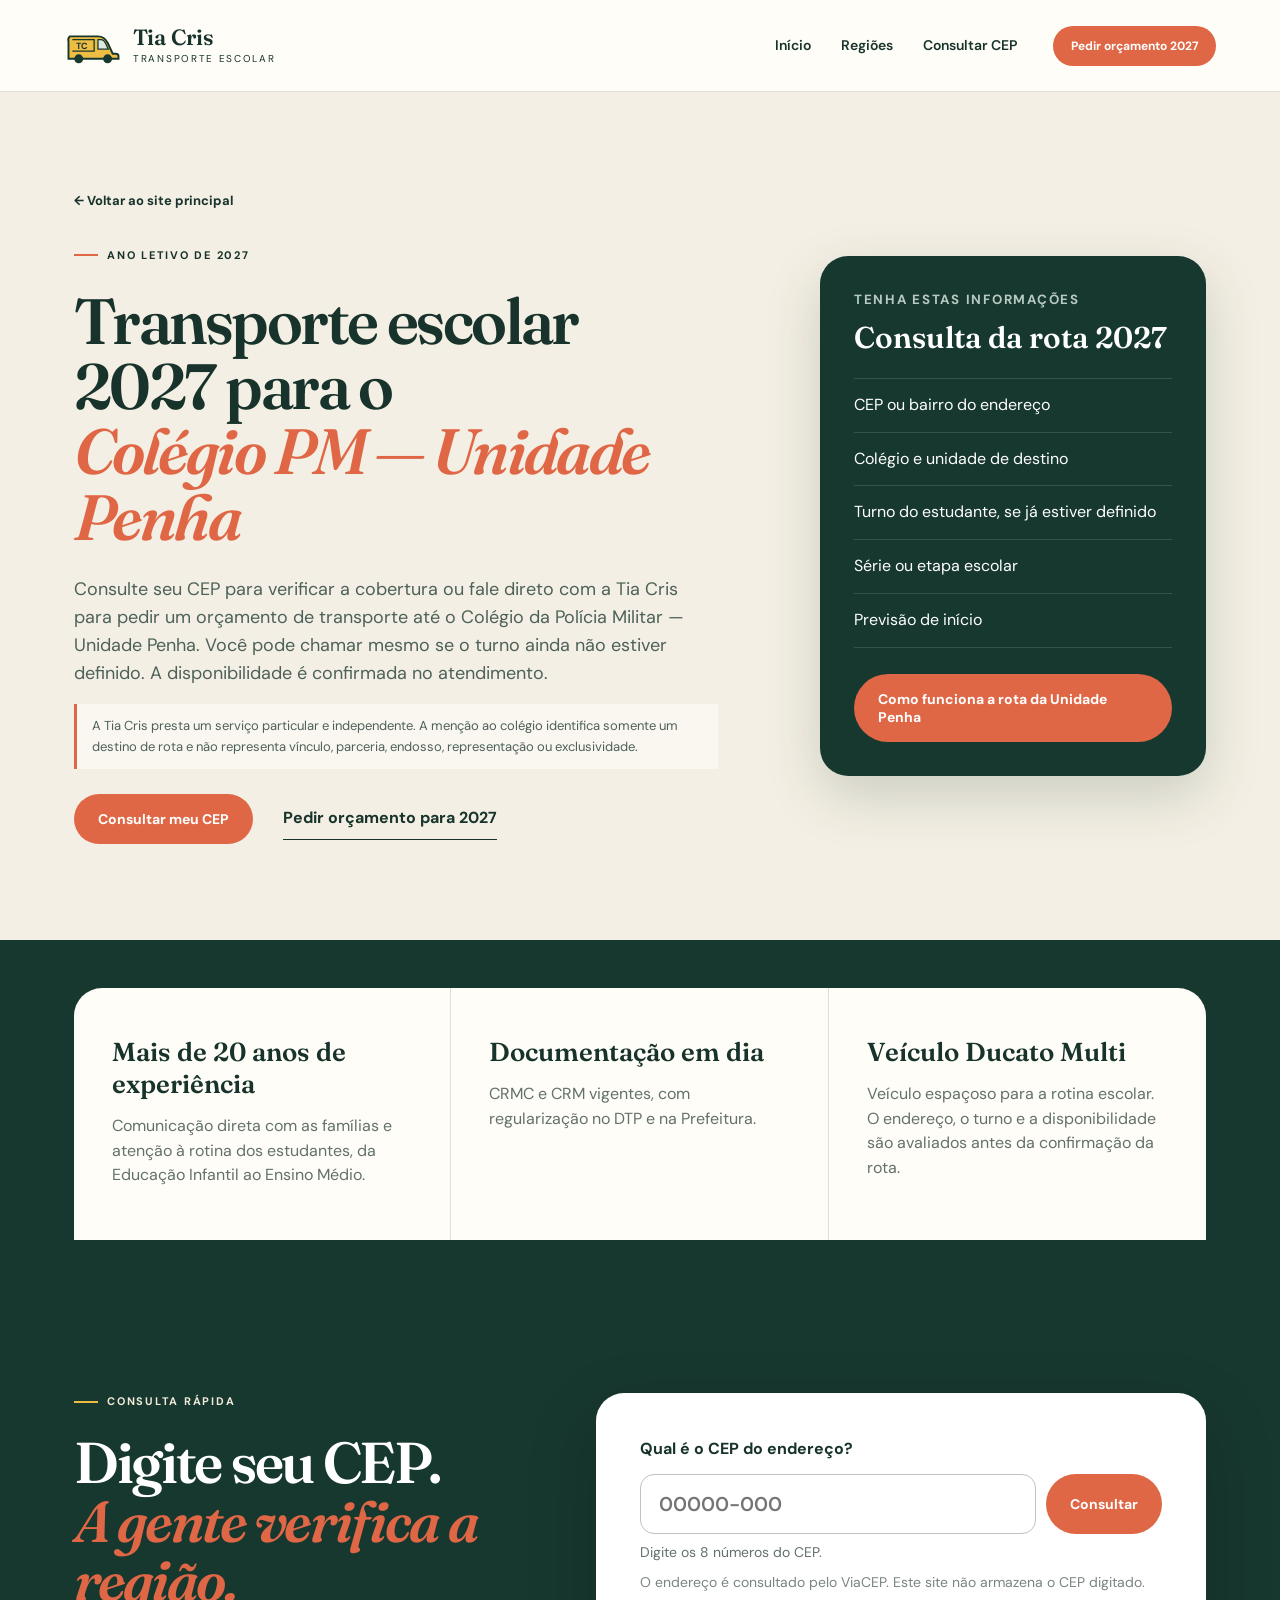
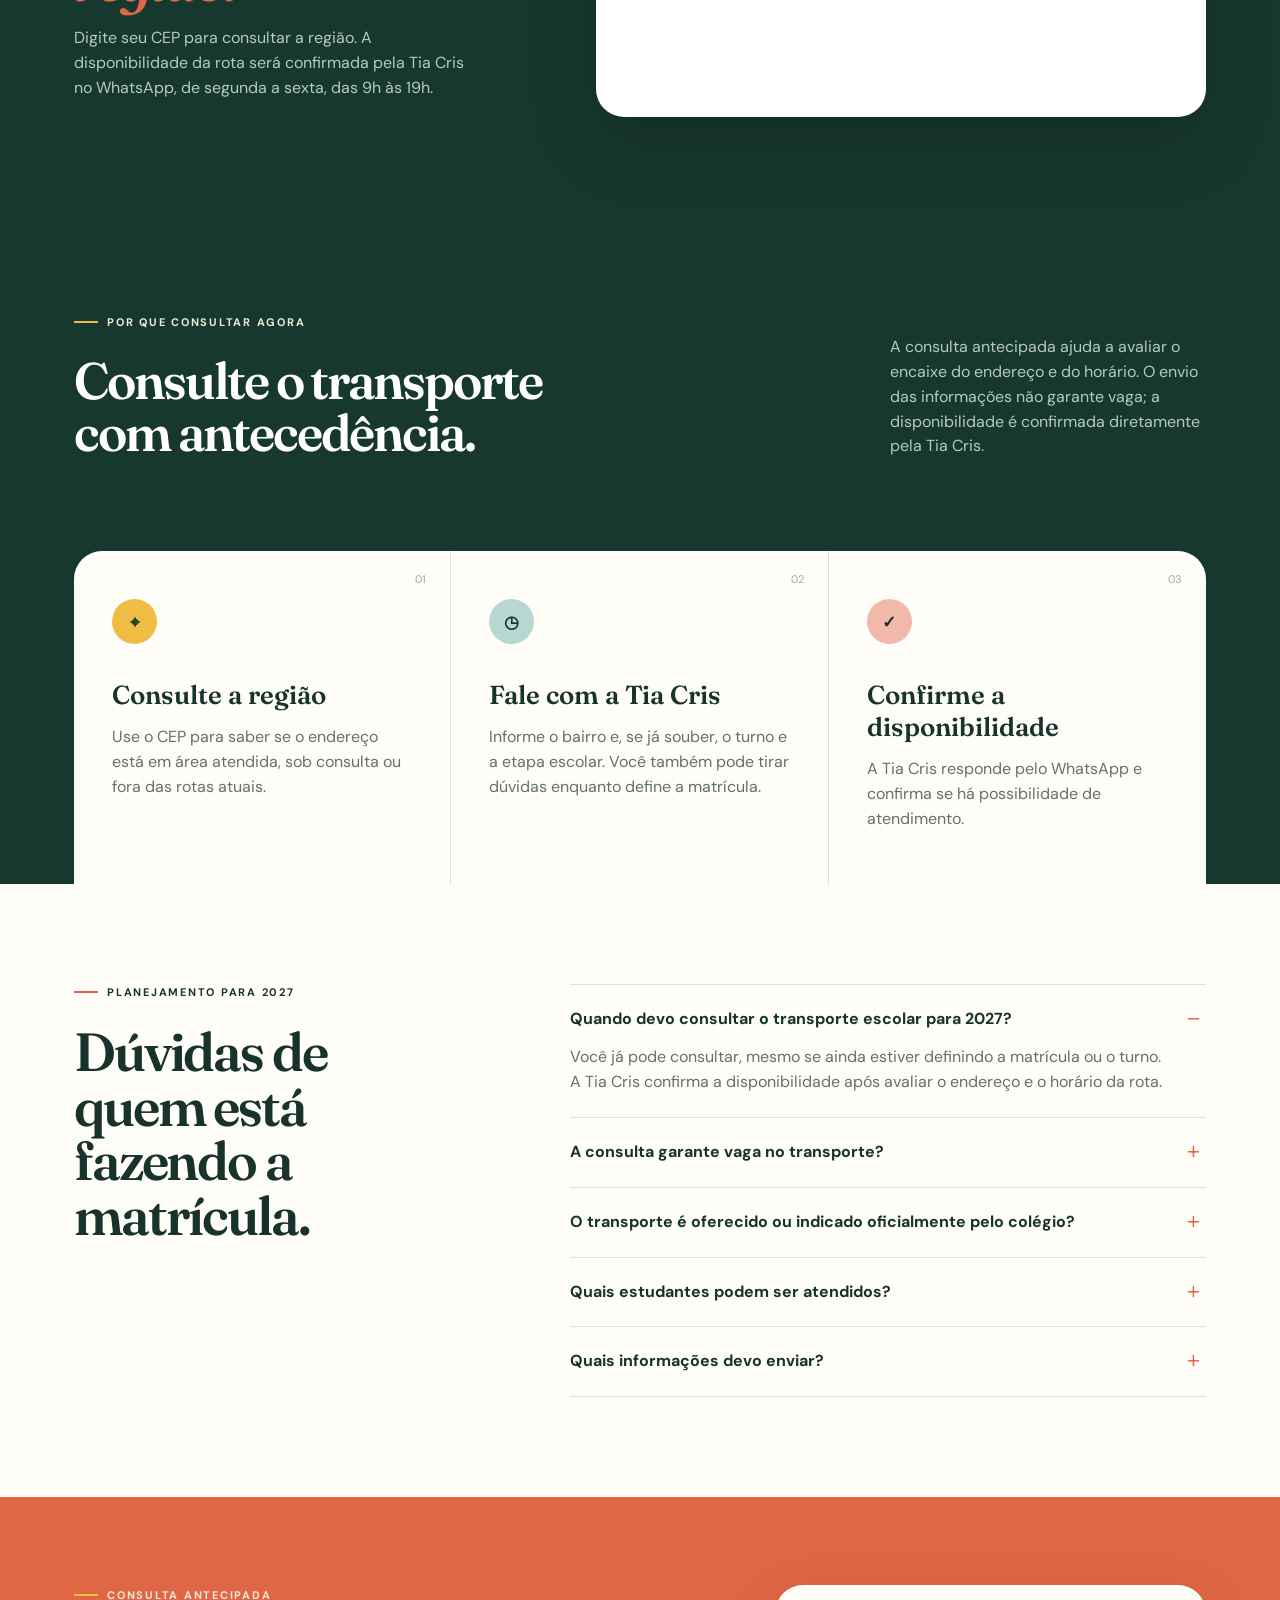
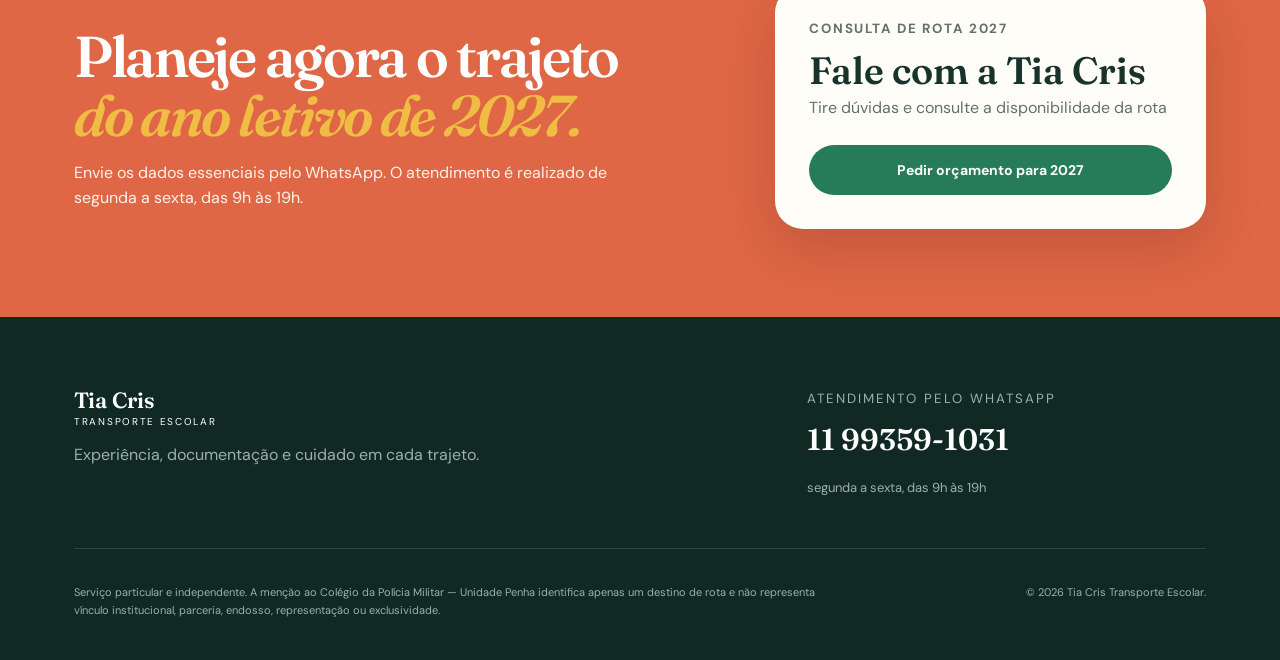
<file: matriculas-2027-transporte-escolar-unidade-penha/index.html>
<!doctype html>
<html lang="pt-BR">
<head>
  <meta charset="utf-8">
  <!-- Google Analytics 4 -->
  <script async src="https://www.googletagmanager.com/gtag/js?id=G-RCFSHQJ4Z1"></script>
  <script>
    window.dataLayer = window.dataLayer || [];
    function gtag(){dataLayer.push(arguments);}
    gtag("js", new Date());
    gtag("config", "G-RCFSHQJ4Z1");
  </script>
  <script defer src="/analytics.js?v=20261124"></script>
  <meta name="viewport" content="width=device-width,initial-scale=1">
  <meta name="theme-color" content="#17382f">
  <meta name="description" content="Transporte escolar 2027 para o Colégio PM — Unidade Penha. Consulte o CEP nesta página e peça um orçamento à Tia Cris. Serviço particular e independente.">
  <meta name="robots" content="index, follow, max-image-preview:large">
  <link rel="canonical" href="https://tiacristransporteescolar.com.br/matriculas-2027-transporte-escolar-unidade-penha/">
  <meta property="og:locale" content="pt_BR">
  <meta property="og:type" content="website">
  <meta property="og:site_name" content="Tia Cris Transporte Escolar">
  <meta property="og:title" content="Transporte escolar 2027 para o Colégio PM — Unidade Penha | Tia Cris">
  <meta property="og:description" content="Planeje o transporte escolar para 2027. Consulte CEP, turno e disponibilidade da rota particular da Tia Cris.">
  <meta property="og:url" content="https://tiacristransporteescolar.com.br/matriculas-2027-transporte-escolar-unidade-penha/">
  <meta property="og:image" content="https://tiacristransporteescolar.com.br/og-image.png">
  <meta name="twitter:card" content="summary_large_image">
  <title>Transporte escolar 2027 para o Colégio PM — Unidade Penha | Tia Cris</title>
  <link rel="icon" href="/favicon.svg" type="image/svg+xml">
  <link rel="stylesheet" href="/styles.css?v=20261124">
  <script type="application/ld+json">
  {
    "@context":"https://schema.org",
    "@graph":[
      {
        "@type":"WebPage",
        "@id":"https://tiacristransporteescolar.com.br/matriculas-2027-transporte-escolar-unidade-penha/#pagina",
        "url":"https://tiacristransporteescolar.com.br/matriculas-2027-transporte-escolar-unidade-penha/",
        "name":"Planejamento de transporte escolar para 2027 — Unidade Penha",
        "description":"Informações para famílias que buscam transporte escolar particular e independente para o ano letivo de 2027.",
        "inLanguage":"pt-BR"
      },
      {
        "@type":"Service",
        "name":"Transporte escolar particular para 2027 na Penha",
        "serviceType":"Transporte escolar particular",
        "provider":{"@type":"Organization","name":"Tia Cris Transporte Escolar","telephone":"+55 11 99359-1031","url":"https://tiacristransporteescolar.com.br/"},
        "areaServed":{"@type":"AdministrativeArea","name":"Penha e Zona Leste de São Paulo"},
        "description":"Consulta de rota para famílias com destino ao Colégio da Polícia Militar — Unidade Penha. Serviço independente e sujeito à disponibilidade."
      },
      {
        "@type":"FAQPage",
        "mainEntity":[
          {"@type":"Question","name":"Quando devo consultar o transporte escolar para 2027?","acceptedAnswer":{"@type":"Answer","text":"Você já pode consultar, mesmo se ainda estiver definindo a matrícula ou o turno. A Tia Cris confirma a disponibilidade após avaliar o endereço e o horário da rota."}},
          {"@type":"Question","name":"A consulta garante uma vaga no transporte?","acceptedAnswer":{"@type":"Answer","text":"Não. A consulta do CEP indica a região. A vaga depende do endereço, turno, etapa escolar e disponibilidade atual da rota."}},
          {"@type":"Question","name":"O transporte é oferecido pelo Colégio da Polícia Militar — Unidade Penha?","acceptedAnswer":{"@type":"Answer","text":"Não. A Tia Cris presta serviço particular e independente, sem vínculo institucional, parceria, representação, endosso ou exclusividade com o colégio."}},
          {"@type":"Question","name":"Quais informações agilizam a consulta?","acceptedAnswer":{"@type":"Answer","text":"Informe o CEP ou bairro e a escola. Se já souber, inclua turno, etapa escolar e previsão de início."}}
        ]
      }
    ]
  }
  </script>
</head>
<body data-page-type="transport_2027">
<a class="skip" href="#conteudo">Ir para o conteúdo</a>
<header class="topbar">
  <a class="brand" href="/" aria-label="Tia Cris Transporte Escolar — início">
    <svg class="logo" viewBox="0 0 92 64" role="img" aria-label="Pequena Ducato com as iniciais TC"><path class="body" d="M9 17h44c8 0 12 4 15 10l8 17h5a4 4 0 0 1 4 4v4H7V25a8 8 0 0 1 2-8Z"/><path class="window" d="M53 22h5c3 0 5 2 7 6l4 9H53V22Z"/><path class="line" d="M13 40h34V22H13"/><circle class="wheel" cx="23" cy="52" r="7"/><circle class="wheel" cx="68" cy="52" r="7"/><text x="18" y="36">TC</text></svg>
    <span><strong>Tia Cris</strong><small>Transporte Escolar</small></span>
  </a>
  <nav aria-label="Navegação principal"><a href="/">Início</a><a href="/#regioes">Regiões</a><a href="#cep">Consultar CEP</a></nav>
  <a class="button small" href="https://wa.me/5511993591031?text=Ol%C3%A1%2C%20Tia%20Cris!%20Estou%20planejando%20o%20transporte%20escolar%20para%202027%20com%20destino%20ao%20Col%C3%A9gio%20da%20Pol%C3%ADcia%20Militar%20%E2%80%94%20Unidade%20Penha.%0A%0ACEP%20ou%20bairro%3A%0ATurno%20(se%20j%C3%A1%20definido)%3A%0AS%C3%A9rie%20ou%20etapa%20escolar%3A" target="_blank" rel="noopener">Pedir orçamento 2027</a>
</header>
<main id="conteudo">
  <section class="route-hero">
    <div>
      <a class="back-link" href="/">← Voltar ao site principal</a>
      <p class="eyebrow" style="margin-top:34px"><i></i> Ano letivo de 2027</p>
      <h1>Transporte escolar 2027 para o <em>Colégio PM — Unidade Penha</em></h1>
      <p class="lead">Consulte seu CEP para verificar a cobertura ou fale direto com a Tia Cris para pedir um orçamento de transporte até o Colégio da Polícia Militar — Unidade Penha. Você pode chamar mesmo se o turno ainda não estiver definido. A disponibilidade é confirmada no atendimento.</p>
      <p class="independence-note">A Tia Cris presta um serviço particular e independente. A menção ao colégio identifica somente um destino de rota e não representa vínculo, parceria, endosso, representação ou exclusividade.</p>
      <div class="actions"><a class="button" href="#cep">Consultar meu CEP</a><a class="text-link" href="https://wa.me/5511993591031?text=Ol%C3%A1%2C%20Tia%20Cris!%20Estou%20planejando%20o%20transporte%20escolar%20para%202027%20com%20destino%20ao%20Col%C3%A9gio%20da%20Pol%C3%ADcia%20Militar%20%E2%80%94%20Unidade%20Penha.%0A%0ACEP%20ou%20bairro%3A%0ATurno%20(se%20j%C3%A1%20definido)%3A%0AS%C3%A9rie%20ou%20etapa%20escolar%3A" target="_blank" rel="noopener">Pedir orçamento para 2027</a></div>
    </div>
    <aside class="route-card" aria-label="Dados necessários para consultar">
      <small>Tenha estas informações</small>
      <strong>Consulta da rota 2027</strong>
      <ul>
        <li>CEP ou bairro do endereço</li>
        <li>Colégio e unidade de destino</li>
        <li>Turno do estudante, se já estiver definido</li>
        <li>Série ou etapa escolar</li>
        <li>Previsão de início</li>
      </ul>
      <a class="button" href="/colegio-policia-militar-unidade-penha/">Como funciona a rota da Unidade Penha</a>
    </aside>
  </section>

  <section class="credentials campaign-trust" aria-label="Experiência e documentação da Tia Cris">
    <article><h3>Mais de 20 anos de experiência</h3><p>Comunicação direta com as famílias e atenção à rotina dos estudantes, da Educação Infantil ao Ensino Médio.</p></article>
    <article><h3>Documentação em dia</h3><p>CRMC e CRM vigentes, com regularização no DTP e na Prefeitura.</p></article>
    <article><h3>Veículo Ducato Multi</h3><p>Veículo espaçoso para a rotina escolar. O endereço, o turno e a disponibilidade são avaliados antes da confirmação da rota.</p></article>
  </section>

<section class="cep-section" id="cep">
  <div class="cep-intro"><p class="eyebrow light"><i></i> Consulta rápida</p><h2>Digite seu CEP.<br><em>A gente verifica a região.</em></h2><p>Digite seu CEP para consultar a região. A disponibilidade da rota será confirmada pela Tia Cris no WhatsApp, de segunda a sexta, das 9h às 19h.</p></div>
  <div class="cep-card">
    <form id="cep-form" novalidate>
      <label for="cep-input">Qual é o CEP do endereço?</label>
      <div class="input-row"><input id="cep-input" inputmode="numeric" autocomplete="postal-code" maxlength="9" placeholder="00000-000" aria-describedby="cep-help cep-status" required><button class="button search" type="submit"><span>Consultar</span></button></div>
      <small id="cep-help">Digite os 8 números do CEP.</small>
      <small class="privacy-note">O endereço é consultado pelo ViaCEP. Este site não armazena o CEP digitado.</small>
    </form>
    <div id="cep-status" class="status" aria-live="polite"></div>
    <a id="cep-fallback-whatsapp" class="fallback-whatsapp" href="https://wa.me/5511993591031?text=Ol%C3%A1%2C%20Tia%20Cris!%20Encontrei%20o%20site%20e%20gostaria%20de%20consultar%20uma%20rota.%0A%0ABairro%20ou%20CEP%3A%0AInstitui%C3%A7%C3%A3o%20de%20ensino%3A%0ATurno%3A%0AS%C3%A9rie%20ou%20etapa%20escolar%3A" target="_blank" rel="noopener" hidden>Consultar diretamente pelo WhatsApp ↗</a>
    <div id="cep-result" class="result" role="region" aria-label="Resultado da consulta de CEP" tabindex="-1" hidden>
      <div class="result-title"><span id="result-icon" class="result-icon">✓</span><div><small id="result-label">Bairro localizado</small><h3 id="result-neighborhood"></h3></div></div>
      <p id="result-address"></p><p id="result-message" class="result-message"></p>
      <a id="result-whatsapp" class="button whatsapp" href="#" target="_blank" rel="noopener">Confirmar pelo WhatsApp ↗</a>
    </div>
  </div>
</section>

  <section class="statement">
    <div><p class="eyebrow light"><i></i> Por que consultar agora</p><h2>Consulte o transporte<br>com antecedência.</h2></div>
    <p>A consulta antecipada ajuda a avaliar o encaixe do endereço e do horário. O envio das informações não garante vaga; a disponibilidade é confirmada diretamente pela Tia Cris.</p>
  </section>

  <section class="credentials" aria-label="Etapas da consulta">
    <article><span class="number">01</span><b class="icon">⌖</b><h3>Consulte a região</h3><p>Use o CEP para saber se o endereço está em área atendida, sob consulta ou fora das rotas atuais.</p></article>
    <article><span class="number">02</span><b class="icon">◷</b><h3>Fale com a Tia Cris</h3><p>Informe o bairro e, se já souber, o turno e a etapa escolar. Você também pode tirar dúvidas enquanto define a matrícula.</p></article>
    <article><span class="number">03</span><b class="icon">✓</b><h3>Confirme a disponibilidade</h3><p>A Tia Cris responde pelo WhatsApp e confirma se há possibilidade de atendimento.</p></article>
  </section>

  <section class="faq" aria-labelledby="duvidas-2027">
    <div class="faq-heading"><p class="eyebrow"><i></i> Planejamento para 2027</p><h2 id="duvidas-2027">Dúvidas de quem está fazendo a matrícula.</h2></div>
    <div class="faq-list">
      <details open><summary>Quando devo consultar o transporte escolar para 2027?</summary><p>Você já pode consultar, mesmo se ainda estiver definindo a matrícula ou o turno. A Tia Cris confirma a disponibilidade após avaliar o endereço e o horário da rota.</p></details>
      <details><summary>A consulta garante vaga no transporte?</summary><p>Não. O CEP indica a classificação da região, mas a vaga depende do endereço, do turno, da etapa escolar e da disponibilidade atual.</p></details>
      <details><summary>O transporte é oferecido ou indicado oficialmente pelo colégio?</summary><p>Não. A Tia Cris presta um serviço particular e independente, sem vínculo institucional, parceria, representação, endosso ou exclusividade com o Colégio da Polícia Militar — Unidade Penha.</p></details>
      <details><summary>Quais estudantes podem ser atendidos?</summary><p>Da Educação Infantil ao Ensino Médio, conforme a rota e a disponibilidade.</p></details>
      <details><summary>Quais informações devo enviar?</summary><p>Informe o CEP ou bairro e a escola. Se já souber, inclua turno, etapa escolar e previsão de início.</p></details>
    </div>
  </section>

  <section class="contact-cta" aria-labelledby="contato-2027">
    <div><p class="eyebrow light"><i></i> Consulta antecipada</p><h2 id="contato-2027">Planeje agora o trajeto<br><em>do ano letivo de 2027.</em></h2><p>Envie os dados essenciais pelo WhatsApp. O atendimento é realizado de segunda a sexta, das 9h às 19h.</p></div>
    <div class="contact-box"><small>Consulta de rota 2027</small><strong>Fale com a Tia Cris</strong><span>Tire dúvidas e consulte a disponibilidade da rota</span><a class="button whatsapp" href="https://wa.me/5511993591031?text=Ol%C3%A1%2C%20Tia%20Cris!%20Estou%20planejando%20o%20transporte%20escolar%20para%202027%20com%20destino%20ao%20Col%C3%A9gio%20da%20Pol%C3%ADcia%20Militar%20%E2%80%94%20Unidade%20Penha.%0A%0ACEP%20ou%20bairro%3A%0ATurno%20(se%20j%C3%A1%20definido)%3A%0AS%C3%A9rie%20ou%20etapa%20escolar%3A%0APrevis%C3%A3o%20de%20in%C3%ADcio%3A" target="_blank" rel="noopener">Pedir orçamento para 2027</a></div>
  </section>
<noscript><p class="noscript">Ative o JavaScript para consultar o CEP ou use os botões de WhatsApp para pedir seu orçamento.</p></noscript>
</main>
<footer>
  <div><a class="brand footer-brand" href="/"><span><strong>Tia Cris</strong><small>Transporte Escolar</small></span></a><p>Experiência, documentação e cuidado em cada trajeto.</p></div>
  <div class="footer-contact"><small>Atendimento pelo WhatsApp</small><a href="https://wa.me/5511993591031" target="_blank" rel="noopener">11 99359-1031</a><span class="footer-hours">segunda a sexta, das 9h às 19h</span></div>
  <div class="disclaimer"><p>Serviço particular e independente. A menção ao Colégio da Polícia Militar — Unidade Penha identifica apenas um destino de rota e não representa vínculo institucional, parceria, endosso, representação ou exclusividade.</p><p>© <span id="year"></span> Tia Cris Transporte Escolar.</p></div>
</footer>
<a class="floating" href="https://wa.me/5511993591031?text=Ol%C3%A1%2C%20Tia%20Cris!%20Quero%20consultar%20o%20transporte%20escolar%20para%202027%20na%20Unidade%20Penha." target="_blank" rel="noopener" aria-label="Consultar transporte escolar para 2027 pelo WhatsApp">WhatsApp <span>↗</span></a>
<script defer src="/script.js?v=20261124"></script>
</body>
</html>
</file>
<file: styles.css>
@import url('https://fonts.googleapis.com/css2?family=DM+Sans:wght@400;500;600;700&family=Fraunces:opsz,wght@9..144,600&display=swap');

.vehicle-gallery,
.google-reviews {
  padding: clamp(48px, 7vw, 88px) max(5vw, 20px);
  text-align: center;
}

.vehicle-gallery { background: var(--cream); }
.google-reviews { border-bottom: 1px solid var(--line); }

.vehicle-gallery h2,
.google-reviews h2 {
  margin-bottom: 28px;
  font-size: clamp(34px, 4vw, 52px);
}

.vehicle-photos {
  display: grid;
  grid-template-columns: 1fr .55fr;
  align-items: start;
  gap: clamp(12px, 2vw, 24px);
  max-width: 840px;
  margin-inline: auto;
}

.vehicle-photos img {
  display: block;
  width: 100%;
  height: auto;
  border-radius: clamp(12px, 2vw, 22px);
}

@media (max-width: 520px) {
  .vehicle-photos {
    grid-template-columns: 1fr;
    justify-items: center;
  }

  .vehicle-photos img:last-child { max-width: 260px; }
}

:root{--green:#17382f;--green2:#245345;--cream:#f4efe4;--paper:#fffdf7;--yellow:#efbd44;--orange:#df6746;--ink:#17332b;--muted:#63716b;--line:rgba(23,56,47,.14);--radius:28px}
*{box-sizing:border-box}html{scroll-behavior:smooth}body{margin:0;background:var(--paper);color:var(--ink);font:16px/1.55 "DM Sans",sans-serif}a{color:inherit;text-decoration:none}.skip{position:fixed;top:-80px;left:20px;background:#fff;padding:12px;z-index:20}.skip:focus{top:12px}em{font-family:"Fraunces",serif;font-style:italic;font-weight:600;color:var(--orange)}.topbar{height:92px;display:flex;align-items:center;gap:36px;padding:12px clamp(22px,5vw,74px);border-bottom:1px solid var(--line);position:relative;z-index:5;background:rgba(255,253,247,.96)}.brand{display:flex;align-items:center;gap:10px;margin-right:auto}.brand span{display:flex;flex-direction:column;line-height:1.05}.brand strong{font:600 22px/1 "Fraunces",serif}.brand small{font-size:10px;text-transform:uppercase;letter-spacing:.17em;margin-top:6px}.logo{width:59px;height:44px}.logo .body{fill:var(--yellow);stroke:var(--green);stroke-width:3}.logo .window{fill:#dceae3;stroke:var(--green);stroke-width:2}.logo .line{fill:none;stroke:var(--green);stroke-width:2}.logo .wheel{fill:var(--green)}.logo text{font:bold 14px "DM Sans";fill:var(--green)}nav{display:flex;gap:30px;font-size:14px;font-weight:600}nav a:hover{color:var(--orange)}.button{display:inline-flex;align-items:center;justify-content:center;gap:18px;background:var(--orange);color:white;border:0;border-radius:999px;padding:16px 24px;font:700 14px "DM Sans";cursor:pointer;transition:.2s transform,.2s background}.button:hover{background:#c95032;transform:translateY(-2px)}.button.small{padding:12px 18px;font-size:12px}.hero{min-height:690px;display:grid;grid-template-columns:1.03fr .97fr;background:var(--cream);overflow:hidden}.hero-copy{padding:86px 5vw 48px max(5vw,74px);position:relative;z-index:2}.eyebrow{display:flex;align-items:center;gap:9px;text-transform:uppercase;letter-spacing:.16em;font-size:11px;font-weight:700;margin:0 0 24px}.eyebrow i{display:block;width:24px;height:2px;background:var(--orange)}.eyebrow.light{color:#f1eada}.eyebrow.light i{background:var(--yellow)}h1,h2{font-family:"Fraunces",serif;font-weight:600;letter-spacing:-.04em;line-height:1.02;margin:0}h1{font-size:clamp(48px,5.4vw,78px);max-width:760px}h1 em{display:block}.lead{font-size:18px;max-width:625px;color:#4d6159;margin:27px 0}.actions{display:flex;align-items:center;gap:30px}.text-link{font-weight:700;border-bottom:1px solid currentColor;padding:8px 0}.trust{display:flex;gap:0;list-style:none;padding:0;margin:65px 0 0}.trust li{display:flex;align-items:center;gap:12px;padding:0 26px;border-left:1px solid var(--line)}.trust li:first-child{padding-left:0;border:0}.trust strong{font:600 28px "Fraunces",serif;white-space:nowrap}.trust span{color:var(--muted);font-size:11px;line-height:1.3;text-transform:uppercase;letter-spacing:.06em}.hero-art{position:relative;min-height:100%;background:var(--yellow);overflow:hidden}.sun{position:absolute;width:430px;height:430px;border-radius:50%;background:#f6d980;top:48px;right:-80px}.bigvan{position:absolute;width:112%;left:-11%;bottom:70px;filter:drop-shadow(0 20px 12px rgba(23,56,47,.12))}.shadow{fill:rgba(23,56,47,.16)}.vehicle{fill:#fff8e8;stroke:var(--green);stroke-width:7}.glass{fill:#b8d7d1;stroke:var(--green);stroke-width:6}.details{fill:none;stroke:var(--green);stroke-width:7;stroke-linecap:round}.tire{fill:var(--green)}.hub{fill:var(--yellow);stroke:#fff8e8;stroke-width:8}.lamp{fill:var(--orange)}.seal circle{fill:var(--orange)}.seal text{fill:white;font:bold 25px "DM Sans";text-anchor:middle}.art-note{position:absolute;right:6%;bottom:34px;background:var(--green);color:white;padding:14px 20px;border-radius:16px;display:flex;align-items:center;gap:12px;box-shadow:0 12px 30px #17382f33}.art-note span{color:var(--yellow);font-size:24px}.art-note p{margin:0;font-size:12px;line-height:1.3}.art-note strong{display:block;font-size:14px}.statement{background:var(--green);color:white;padding:92px max(5vw,74px);display:grid;grid-template-columns:1.4fr .6fr;gap:80px;align-items:end}.statement h2{font-size:clamp(38px,4vw,60px)}.statement>p{color:#b7c9c2;margin:0;max-width:450px}.credentials{display:grid;grid-template-columns:repeat(3,1fr);padding:0 max(5vw,74px);background:var(--green)}.credentials article{position:relative;background:var(--paper);padding:48px 38px 52px;border-right:1px solid var(--line);min-height:310px}.credentials article:first-child{border-radius:var(--radius) 0 0 0}.credentials article:last-child{border:0;border-radius:0 var(--radius) 0 0}.number{position:absolute;right:24px;top:20px;color:#a2aaa6;font-size:11px}.icon{display:grid;place-items:center;width:45px;height:45px;border-radius:50%;background:var(--yellow);font-size:17px}.credentials article:nth-child(2) .icon{background:#b8d7d1}.credentials article:nth-child(3) .icon{background:#f0b9a9}.credentials h3{font:600 26px "Fraunces",serif;margin:35px 0 14px}.credentials p{color:var(--muted);margin:0}.school{padding:100px max(5vw,74px);background:var(--paper);display:grid;grid-template-columns:.4fr 1fr .35fr;gap:50px;align-items:center}.school-tag{writing-mode:vertical-rl;transform:rotate(180deg);text-transform:uppercase;letter-spacing:.2em;font-size:10px;color:var(--muted)}.school h2{font-size:clamp(40px,4.3vw,66px)}.school p{color:var(--muted);max-width:650px}.text-link.dark{display:inline-block;margin-top:12px}.years{width:155px;height:155px;border:1px solid var(--green);border-radius:50%;display:flex;align-items:center;justify-content:center;gap:7px;transform:rotate(-7deg)}.years span{font:600 57px "Fraunces",serif}.years small{text-transform:uppercase;font-size:10px;line-height:1.2}.coverage{background:var(--cream);padding:100px max(5vw,74px)}.section-heading{display:grid;grid-template-columns:1fr .7fr;gap:80px;align-items:end}.section-heading h2{font-size:clamp(43px,4.8vw,68px)}.section-heading>p{color:var(--muted);max-width:560px}.neighborhoods{display:flex;flex-wrap:wrap;gap:10px;margin-top:55px}.neighborhoods span{border:1px solid #a9afa9;border-radius:999px;padding:11px 18px;font-size:13px;background:rgba(255,255,255,.28)}.cep-section{background:var(--green);padding:105px max(5vw,74px);display:grid;grid-template-columns:.8fr 1.2fr;gap:9vw;color:white}.cep-intro h2{font-size:clamp(42px,4.5vw,66px)}.cep-intro p:last-child{color:#b7c9c2;max-width:490px}.cep-card{background:white;color:var(--ink);border-radius:var(--radius);padding:44px;box-shadow:0 25px 70px rgba(0,0,0,.18)}label{display:block;font-weight:700;margin-bottom:12px}.input-row{display:flex;gap:10px}input{min-width:0;flex:1;border:1px solid #bbc4bf;border-radius:14px;padding:16px 18px;font:600 20px "DM Sans";color:var(--ink);outline:0}input:focus{border-color:var(--orange);box-shadow:0 0 0 3px rgba(223,103,70,.15)}form>small{display:block;color:var(--muted);margin-top:8px}.status{min-height:24px;color:var(--orange);font-weight:600;margin-top:12px}.result{border-top:1px solid var(--line);padding-top:24px;margin-top:12px}.result-title{display:flex;align-items:center;gap:14px}.result-title small{text-transform:uppercase;letter-spacing:.13em;color:var(--muted);font-size:9px}.result-title h3{font:600 28px "Fraunces",serif;margin:2px 0}.result-icon{display:grid;place-items:center;width:45px;height:45px;border-radius:50%;background:#cfe7d6;color:var(--green);font-weight:800}.result>p{color:var(--muted)}.result-message{font-weight:600!important;color:var(--ink)!important}.whatsapp{width:100%;background:#267c58}footer{background:#102a23;color:white;padding:72px max(5vw,74px) 30px;display:grid;grid-template-columns:1.2fr .7fr;gap:50px}.footer-brand{color:white;width:max-content}.footer-brand .body{stroke:white}.footer-brand .window{stroke:white}.footer-brand .line{stroke:white}.footer-brand .wheel{fill:white}.footer-brand text{fill:var(--green)}footer>div>p{color:#9bb0a8}.footer-contact{display:flex;flex-direction:column;align-items:flex-start}.footer-contact small{text-transform:uppercase;letter-spacing:.15em;color:#9bb0a8}.footer-contact a:first-of-type{font:600 30px "Fraunces",serif;margin:12px 0}.disclaimer{grid-column:1/-1;border-top:1px solid #ffffff22;padding-top:24px;display:flex;justify-content:space-between;gap:30px;font-size:11px}.disclaimer p:first-child{max-width:750px}.floating{display:none;position:fixed;right:16px;bottom:16px;z-index:10;background:#267c58;color:#fff;padding:14px 18px;border-radius:999px;font-weight:700;box-shadow:0 8px 30px #0004}
@media(max-width:950px){.topbar nav{display:none}.hero{grid-template-columns:1fr}.hero-copy{padding:65px 6vw 45px}.hero-art{min-height:470px}.bigvan{width:90%;left:4%;bottom:30px}.statement,.cep-section{grid-template-columns:1fr}.statement{gap:30px}.credentials{grid-template-columns:1fr}.credentials article,.credentials article:first-child,.credentials article:last-child{border-radius:0;border-right:0;border-bottom:1px solid var(--line)}.school{grid-template-columns:1fr auto}.school-tag{display:none}.years{grid-column:2;grid-row:1}.school>div:nth-child(2){grid-column:1;grid-row:1}.section-heading{grid-template-columns:1fr;gap:24px}}
@media(max-width:620px){.topbar{height:78px;padding:10px 18px}.topbar .button{display:none}.brand strong{font-size:19px}.logo{width:52px}.hero-copy{padding:48px 20px 40px}h1{font-size:48px}.lead{font-size:16px}.actions{align-items:flex-start;flex-direction:column;gap:12px}.trust{margin-top:48px;display:grid;grid-template-columns:1fr 1fr;gap:22px}.trust li{padding:0;border:0}.trust li:last-child{grid-column:1/-1}.hero-art{min-height:355px}.bigvan{width:108%;left:-9%;bottom:18px}.sun{width:300px;height:300px}.art-note{right:16px;bottom:18px}.statement,.coverage,.cep-section{padding:72px 20px}.credentials{padding:0}.credentials article{padding:40px 28px;min-height:auto}.school{padding:72px 20px;display:block}.years{width:115px;height:115px;margin-top:40px}.years span{font-size:45px}.section-heading h2,.school h2,.cep-intro h2,.statement h2{font-size:42px}.cep-section{gap:45px}.cep-card{padding:25px 20px}.input-row{flex-direction:column}.search{width:100%}footer{padding:60px 20px 90px;grid-template-columns:1fr}.disclaimer{display:block}.floating{display:block}}
@media(prefers-reduced-motion:reduce){html{scroll-behavior:auto}*{transition:none!important}}
.coverage-groups{display:grid;gap:32px;margin-top:55px}.coverage-group{border:1px solid var(--line);border-radius:20px;padding:25px;background:rgba(255,255,255,.25)}.coverage-group h3{display:flex;align-items:center;gap:10px;margin:0 0 18px;font:600 20px "Fraunces",serif}.coverage-group h3 i{width:11px;height:11px;border-radius:50%;background:#409166}.coverage-group .neighborhoods{margin-top:0}.possible-list h3 i{background:var(--yellow)}.possible-list .neighborhoods span{border-color:#d4a72f;background:#fff8dc}.result.confirmed .result-icon{background:#cfe7d6;color:#17623f}.result.possible .result-icon{background:#ffedaf;color:#8b6500}.result.denied .result-icon{background:#f7d2ca;color:#a83b28}.result.denied .result-message{color:#812f23!important}.result.denied{border-color:#e6b5aa}.result [hidden]{display:none!important}

.coverage-group h3 small{margin-left:auto;font:700 10px "DM Sans",sans-serif;text-transform:uppercase;letter-spacing:.1em;color:var(--muted);background:var(--paper);border-radius:999px;padding:7px 10px}


/* Conversão, conteúdo local e acessibilidade */
:focus-visible{outline:3px solid var(--yellow);outline-offset:4px}
button:disabled{opacity:.65;cursor:wait;transform:none}
.fallback-whatsapp{display:inline-block;margin-top:4px;color:#17623f;font-weight:700;border-bottom:1px solid currentColor}
.fallback-whatsapp[hidden]{display:none}
.contact-cta{background:var(--orange);color:white;padding:88px max(5vw,74px);display:grid;grid-template-columns:1fr .72fr;gap:8vw;align-items:center}
.contact-cta h2{font-size:clamp(40px,4.5vw,64px)}
.contact-cta h2 em{color:var(--yellow)}
.contact-cta>div>p:last-child{max-width:620px;color:#fff2ed}
.contact-box{background:var(--paper);color:var(--ink);border-radius:var(--radius);padding:34px;display:flex;flex-direction:column;align-items:flex-start;box-shadow:0 20px 55px rgba(77,27,14,.2)}
.contact-box small{text-transform:uppercase;letter-spacing:.14em;color:var(--muted);font-weight:700}
.contact-box strong{font:600 38px "Fraunces",serif;margin:7px 0 2px}
.contact-box span{color:var(--muted);margin-bottom:24px}
.contact-box .button{width:100%}
.faq{padding:100px max(5vw,74px);display:grid;grid-template-columns:.75fr 1.25fr;gap:9vw;background:var(--paper)}
.faq-heading h2{font-size:clamp(40px,4.2vw,62px)}
.faq-list{border-top:1px solid var(--line)}
.faq details{border-bottom:1px solid var(--line);padding:22px 0}
.faq summary{cursor:pointer;font-weight:700;list-style:none;padding-right:38px;position:relative}
.faq summary::-webkit-details-marker{display:none}
.faq summary::after{content:"+";position:absolute;right:5px;top:-5px;font:600 27px "Fraunces",serif;color:var(--orange)}
.faq details[open] summary::after{content:"−"}
.faq details p{color:var(--muted);margin:14px 38px 0 0}
.footer-hours{color:#9bb0a8;font-size:13px;margin-top:8px}
.noscript{margin:0;padding:16px 20px;text-align:center;background:#fff2cc;color:var(--ink)}
.noscript a{font-weight:700;text-decoration:underline}
@media(max-width:950px){.contact-cta,.faq{grid-template-columns:1fr;gap:42px}}
@media(max-width:620px){.contact-cta,.faq{padding:72px 20px}.contact-box{padding:26px 22px}.contact-box strong{font-size:32px}.faq-heading h2,.contact-cta h2{font-size:42px}}

.privacy-note{font-size:11px;color:#7a8580}


/* Clareza institucional e página de rota */
.independence-note{max-width:690px;margin:-10px 0 25px;padding:12px 15px;border-left:3px solid var(--orange);background:rgba(255,255,255,.48);color:#4d6159;font-size:13px}
.independence-copy{padding:16px 18px;border:1px solid var(--line);border-radius:14px;background:var(--cream);font-size:14px;color:var(--ink)!important}
.school-links{display:flex;flex-wrap:wrap;gap:24px}
.route-hero{padding:96px max(5vw,74px);background:var(--cream);display:grid;grid-template-columns:1.25fr .75fr;gap:8vw;align-items:center}
.route-hero h1{font-size:clamp(45px,5vw,72px)}
.route-hero .lead{max-width:760px}
.route-card{background:var(--green);color:#fff;border-radius:var(--radius);padding:34px;box-shadow:0 20px 55px rgba(23,56,47,.18)}
.route-card small{display:block;color:#b7c9c2;text-transform:uppercase;letter-spacing:.13em;font-weight:700}
.route-card strong{display:block;font:600 30px "Fraunces",serif;margin:8px 0 22px}
.route-card ul{list-style:none;margin:0;padding:0;border-top:1px solid #ffffff22}
.route-card li{padding:14px 0;border-bottom:1px solid #ffffff22}
.route-card .button{width:100%;margin-top:26px}
.independent-panel{padding:80px max(5vw,74px);background:var(--paper)}
.independent-panel>div{max-width:1050px;margin:auto;border:1px solid var(--line);border-left:6px solid var(--orange);border-radius:18px;padding:30px 34px;background:var(--cream)}
.independent-panel h2{font-size:clamp(32px,3vw,46px);margin-bottom:15px}
.independent-panel p{color:var(--muted);margin:0}
.back-link{font-weight:700;font-size:13px}
@media(max-width:950px){.route-hero{grid-template-columns:1fr;gap:42px}}
@media(max-width:620px){.route-hero,.independent-panel{padding:64px 20px}.route-hero h1{font-size:44px}.school-links{gap:12px}.independent-panel>div{padding:24px 22px}}

/* Campanha de matrículas 2027 */
.enrollment-banner{background:var(--orange);color:#fff;padding:42px max(5vw,74px);display:flex;align-items:center;justify-content:space-between;gap:48px}
.enrollment-banner h2{font-size:clamp(30px,3vw,46px);max-width:850px}
.enrollment-banner p:last-child{margin:14px 0 0;color:#fff2ed;max-width:850px}
.enrollment-banner .button{background:var(--green);white-space:nowrap}
.enrollment-banner .button:hover{background:#0e2922}
@media(max-width:820px){.enrollment-banner{align-items:flex-start;flex-direction:column;gap:24px}}
@media(max-width:620px){.enrollment-banner{padding:46px 20px}.enrollment-banner .button{width:100%;white-space:normal;text-align:center}}


/* Consulta de 2027: leitura, foco e quebra de textos em telas pequenas. */
.campaign-trust{padding-top:48px;padding-bottom:48px}
.campaign-trust article{min-height:0}
.campaign-trust h3{margin-top:0}
.route-hero .actions{flex-wrap:wrap}
.cep-card{min-width:0}
.result{overflow-wrap:anywhere}
.result-title>div{min-width:0}
.result-title small{font-size:.875rem;letter-spacing:.04em}
.privacy-note,form>small{font-size:.875rem}
.cep-section{scroll-margin-top:20px}
.result:focus{outline:3px solid var(--yellow);outline-offset:8px}
</file>
